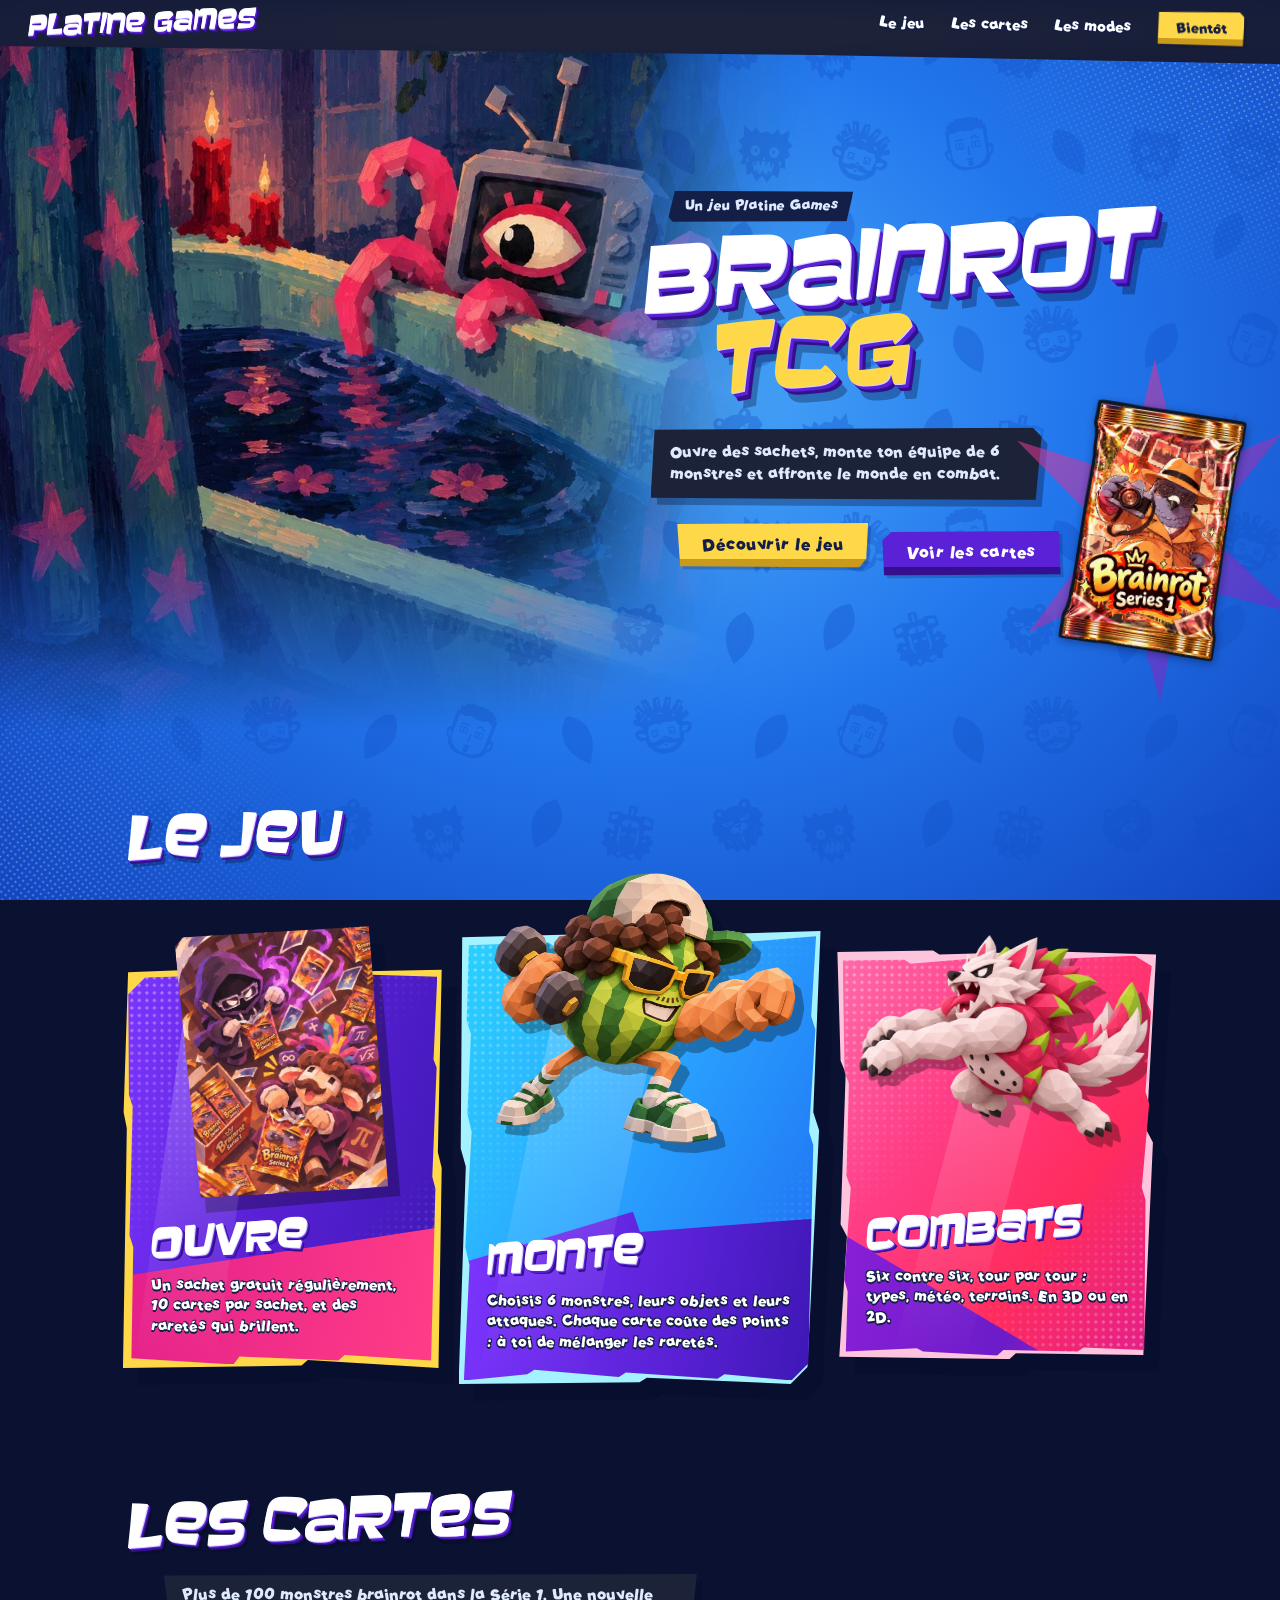
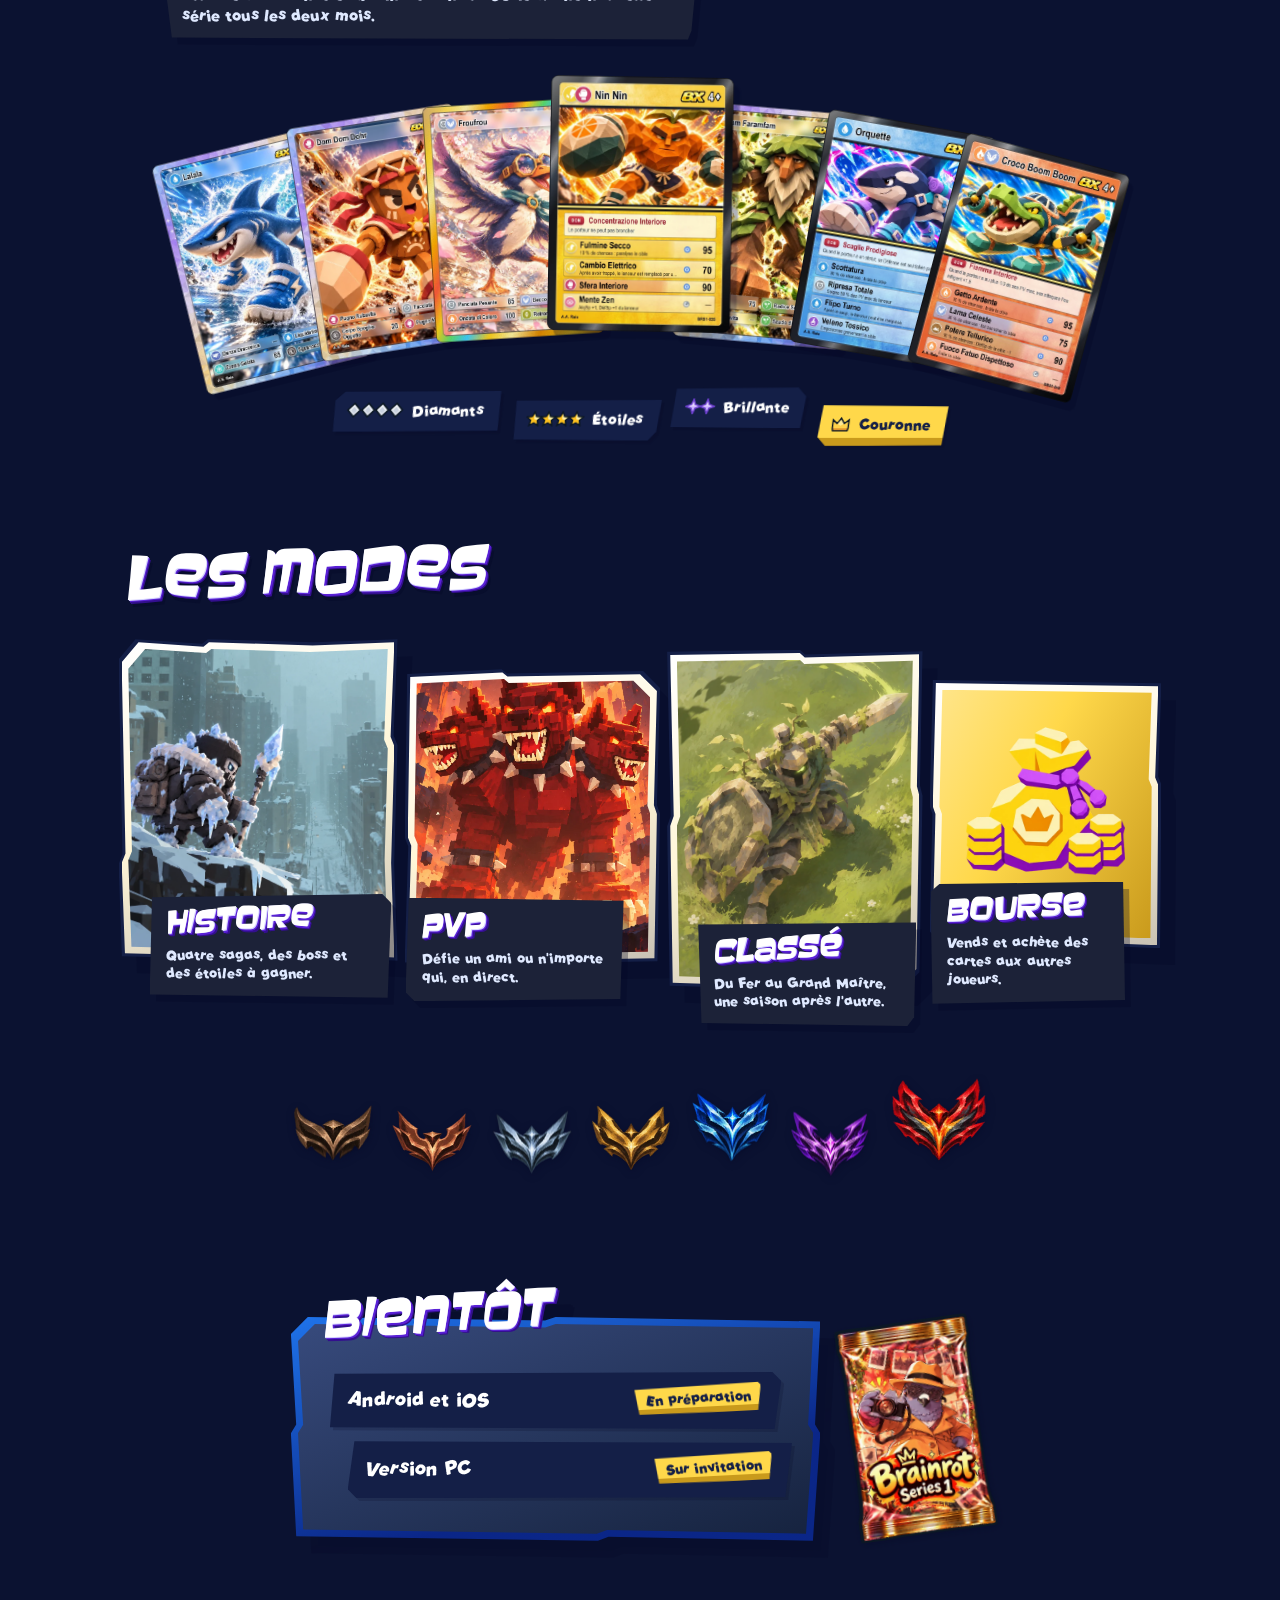
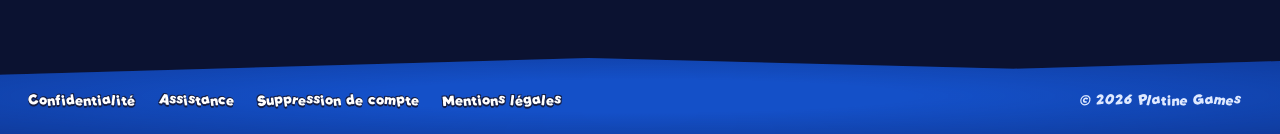
<file: index.html>
<!doctype html>
<html lang="fr">
<head>
  <meta charset="utf-8">
  <meta name="viewport" content="width=device-width, initial-scale=1, viewport-fit=cover">
  <title>Brainrot TCG · Platine Games</title>
  <meta name="description" content="Brainrot TCG, le jeu de cartes de monstres brainrot de Platine Games : ouvre des sachets, monte ton équipe de 6 et affronte le monde en combat.">
  <meta property="og:title" content="Brainrot TCG · Platine Games">
  <meta property="og:description" content="Ouvre des sachets, monte ton équipe de 6 et affronte le monde en combat.">
  <meta property="og:image" content="https://platinegames.com/assets/og.jpg">
  <meta property="og:type" content="website">
  <meta name="theme-color" content="#1c2238">
  <link rel="icon" href="favicon.png">
  <link rel="preload" href="fonts/Baveuse.otf" as="font" type="font/otf" crossorigin>
  <link rel="stylesheet" href="style.css">
</head>
<body>
  <div class="bg" aria-hidden="true"><div class="bg__pattern"></div></div>

  <header class="top">
    <a class="top__logo" href="#">Platine Games</a>
    <nav class="top__nav" aria-label="Menu">
      <a href="#jeu">Le jeu</a>
      <a href="#cartes">Les cartes</a>
      <a href="#modes">Les modes</a>
      <a class="top__cta ds-block cut-hd" href="#bientot">Bientôt</a>
    </nav>
  </header>

  <main>
    <!-- Accueil : la vidéo à gauche qui s'efface par facettes, le titre à droite -->
    <section class="hero">
      <div class="hero__art" aria-hidden="true">
        <video class="hero__video" src="assets/home-video.mp4" poster="assets/home-illustration.webp" autoplay muted loop playsinline></video>
      </div>
      <div class="hero__text">
        <p class="hero__kicker ds-block cut-bg">Un jeu Platine Games</p>
        <h1 class="hero__title"><span>Brainrot</span><span>TCG</span></h1>
        <p class="hero__lead ds-block cut-hd">Ouvre des sachets, monte ton équipe de 6 monstres et affronte le monde en combat.</p>
        <div class="hero__btns">
          <a class="ds-btn ds-btn--main ds-block cut-bd" href="#jeu">Découvrir le jeu</a>
          <a class="ds-btn ds-btn--alt ds-block cut-hg" href="#cartes">Voir les cartes</a>
        </div>
      </div>
      <div class="hero__pack" aria-hidden="true">
        <span class="hero__halo"></span>
        <img src="assets/sachet-serie-1.webp" alt="">
      </div>
    </section>

    <!-- Le jeu : trois panneaux, jamais alignés -->
    <section class="sec" id="jeu">
      <h2 class="sec__title">Le jeu</h2>
      <div class="feats">
        <article class="feat feat--sachet">
          <div class="feat__bg"><img class="feat__shadow" src="assets/sachets-illustration.webp" alt=""><span class="feat__band"></span></div>
          <img class="feat__art feat__art--photo" src="assets/sachets-illustration.webp" alt="Un sachet de la Série 1 qui s'ouvre">
          <h3 class="feat__label">Ouvre</h3>
          <p class="feat__text ds-outline">Un sachet gratuit régulièrement, 10 cartes par sachet, et des raretés qui brillent.</p>
        </article>
        <article class="feat feat--equipe">
          <div class="feat__bg"><img class="feat__shadow" src="assets/hero-pvp.webp" alt=""><span class="feat__band"></span></div>
          <img class="feat__art" src="assets/hero-pvp.webp" alt="Un monstre pastèque en lunettes de soleil">
          <h3 class="feat__label">Monte</h3>
          <p class="feat__text ds-outline">Choisis 6 monstres, leurs objets et leurs attaques. Chaque carte coûte des points : à toi de mélanger les raretés.</p>
        </article>
        <article class="feat feat--combat">
          <div class="feat__bg"><img class="feat__shadow" src="assets/hero-pve.webp" alt=""><span class="feat__band"></span></div>
          <img class="feat__art" src="assets/hero-pve.webp" alt="Un loup fruit du dragon qui bondit">
          <h3 class="feat__label">Combats</h3>
          <p class="feat__text ds-outline">Six contre six, tour par tour : types, météo, terrains. En 3D ou en 2D.</p>
        </article>
      </div>
    </section>

    <!-- Les cartes : un éventail, puis les raretés -->
    <section class="sec" id="cartes">
      <h2 class="sec__title">Les cartes</h2>
      <p class="sec__lead ds-block cut-bd">Plus de 100 monstres brainrot dans la Série 1. Une nouvelle série tous les deux mois.</p>
      <div class="fan">
        <img src="assets/cards/BRS1-022.webp" alt="Carte Lalala" loading="lazy">
        <img src="assets/cards/BRS1-032.webp" alt="Carte Dom Dom Dohr" loading="lazy">
        <img src="assets/cards/BRS1-048.webp" alt="Carte Froufrou" loading="lazy">
        <img src="assets/cards/BRS1-035.webp" alt="Carte Nin Nin" loading="lazy">
        <img src="assets/cards/BRS1-026.webp" alt="Carte Vroum Faramfam" loading="lazy">
        <img src="assets/cards/BRS1-051.webp" alt="Carte Orquette" loading="lazy">
        <img src="assets/cards/BRS1-040.webp" alt="Carte Croco Boom Boom" loading="lazy">
      </div>
      <ul class="rarities">
        <li class="ds-block cut-hg"><span class="ds-rarity ds-rarity--diamond"><i></i><i></i><i></i><i></i></span>Diamants</li>
        <li class="ds-block cut-bd"><span class="ds-rarity ds-rarity--star"><i></i><i></i><i></i><i></i></span>Étoiles</li>
        <li class="ds-block cut-hd"><span class="ds-rarity ds-rarity--shining"><i></i><i></i></span>Brillante</li>
        <li class="ds-block cut-bg rarities__top"><span class="ds-rarity ds-rarity--crown"><i></i></span>Couronne</li>
      </ul>
    </section>

    <!-- Les modes : quatre images aux bords hachés, hauteurs et hauts différents -->
    <section class="sec" id="modes">
      <h2 class="sec__title">Les modes</h2>
      <div class="modes">
        <article class="mode mode--saga">
          <div class="mode__frame"><img src="assets/saga-illustration.webp" alt="" loading="lazy"></div>
          <div class="mode__plate ds-block cut-hd"><h3>Histoire</h3><p>Quatre sagas, des boss et des étoiles à gagner.</p></div>
        </article>
        <article class="mode mode--pvp">
          <div class="mode__frame"><img src="assets/pvp-illustration.webp" alt="" loading="lazy"></div>
          <div class="mode__plate ds-block cut-bg"><h3>PvP</h3><p>Défie un ami ou n'importe qui, en direct.</p></div>
        </article>
        <article class="mode mode--classe">
          <div class="mode__frame"><img src="assets/ranked-illustration.webp" alt="" loading="lazy"></div>
          <div class="mode__plate ds-block cut-bd"><h3>Classé</h3><p>Du Fer au Grand Maître, une saison après l'autre.</p></div>
        </article>
        <article class="mode mode--bourse">
          <div class="mode__frame"><img src="assets/nav-purse.webp" alt="" loading="lazy"></div>
          <div class="mode__plate ds-block cut-hg"><h3>Bourse</h3><p>Vends et achète des cartes aux autres joueurs.</p></div>
        </article>
      </div>
      <div class="ranks" aria-label="Les 7 rangs du classé">
        <img src="assets/ranks/rang-fer.webp" alt="Fer" loading="lazy">
        <img src="assets/ranks/rang-bronze.webp" alt="Bronze" loading="lazy">
        <img src="assets/ranks/rang-argent.webp" alt="Argent" loading="lazy">
        <img src="assets/ranks/rang-or.webp" alt="Or" loading="lazy">
        <img src="assets/ranks/rang-diamant.webp" alt="Diamant" loading="lazy">
        <img src="assets/ranks/rang-maitre.webp" alt="Maître" loading="lazy">
        <img src="assets/ranks/rang-grand-maitre.webp" alt="Grand Maître" loading="lazy">
      </div>
    </section>

    <!-- Bientôt -->
    <section class="sec" id="bientot">
      <div class="soon">
        <div class="soon__panel">
          <h2 class="soon__title">Bientôt</h2>
          <ul class="soon__list">
            <li class="ds-block cut-hd"><b>Android et iOS</b><span>En préparation</span></li>
            <li class="ds-block cut-bg"><b>Version PC</b><span>Sur invitation</span></li>
          </ul>
        </div>
        <img class="soon__pack" src="assets/sachet-serie-1.webp" alt="" loading="lazy">
      </div>
    </section>
  </main>

  <footer class="foot">
    <nav class="foot__links ds-outline" aria-label="Informations">
      <a href="confidentialite.html">Confidentialité</a>
      <a href="assistance.html">Assistance</a>
      <a href="suppression-compte.html">Suppression de compte</a>
      <a href="mentions-legales.html">Mentions légales</a>
    </nav>
    <span class="foot__copy">© 2026 Platine Games</span>
  </footer>
</body>
</html>
</file>
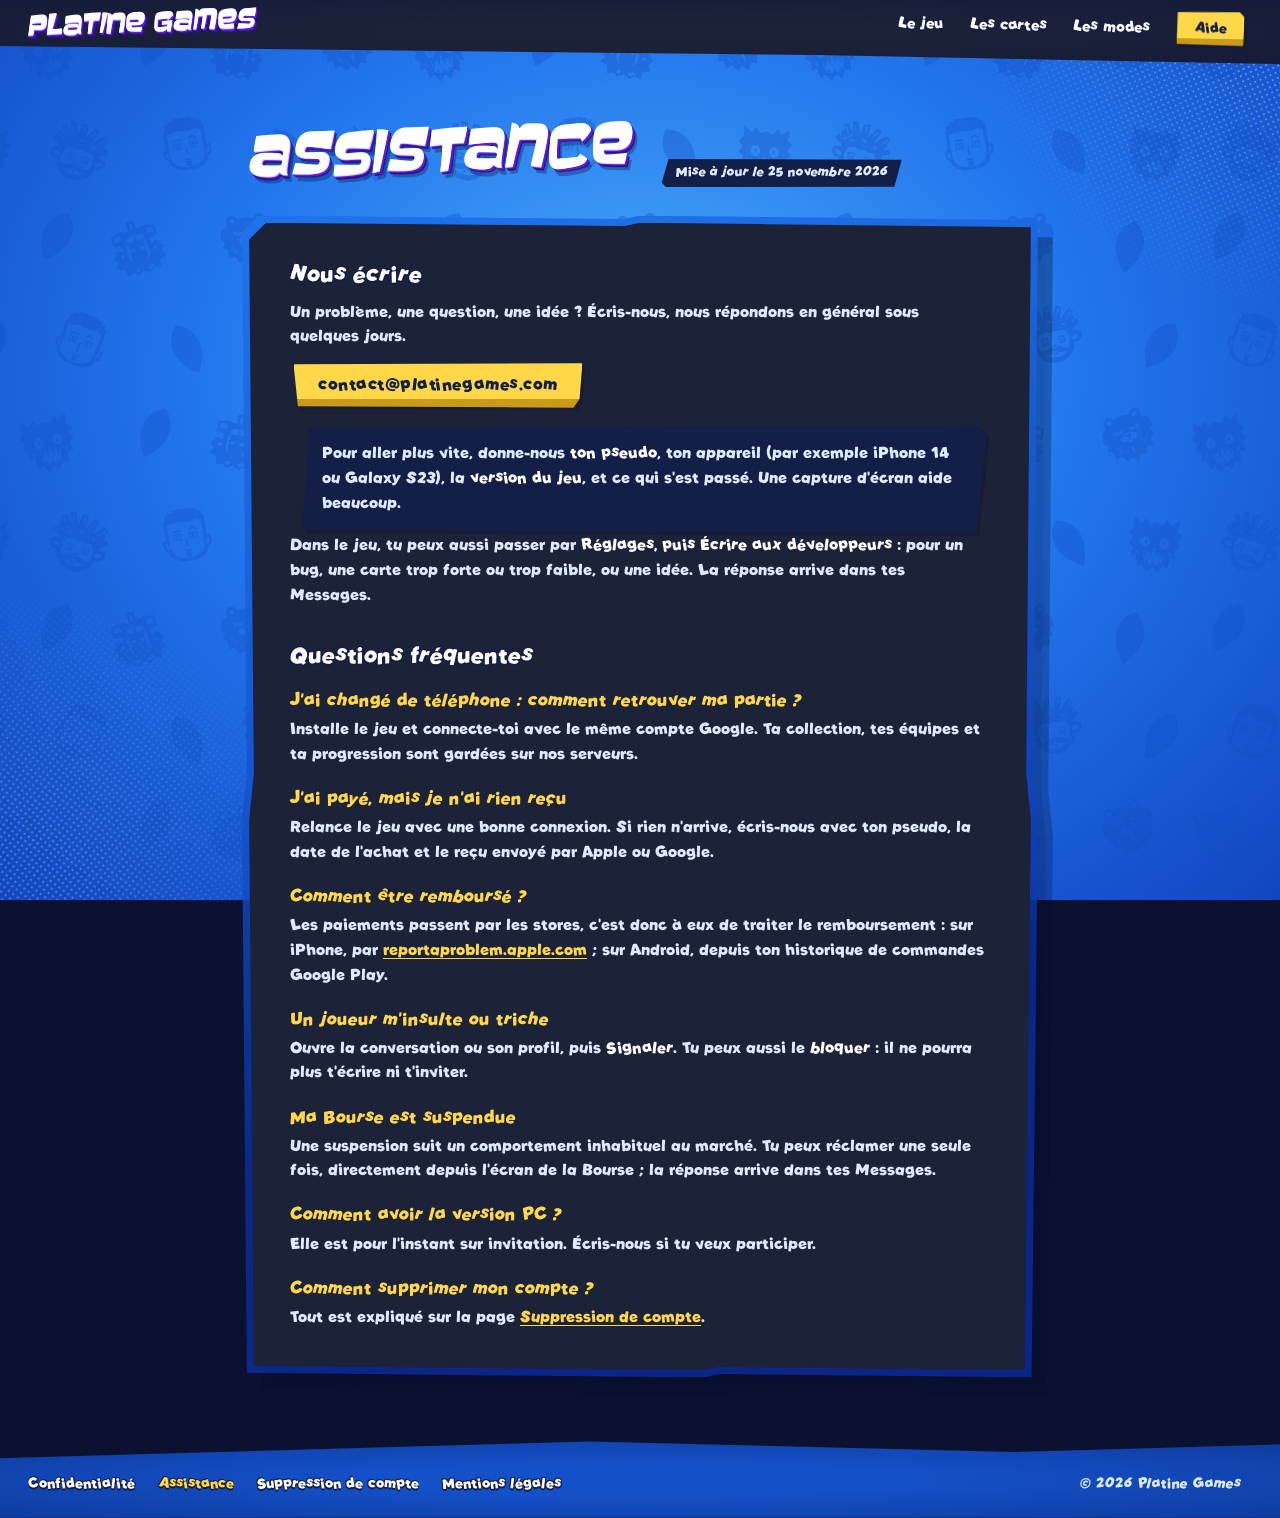
<file: assistance.html>
<!doctype html>
<html lang="fr">
<head>
  <meta charset="utf-8">
  <meta name="viewport" content="width=device-width, initial-scale=1, viewport-fit=cover">
  <title>Assistance · Platine Games</title>
  <meta name="description" content="Contacter Platine Games et trouver de l'aide pour Brainrot TCG.">
  <meta name="theme-color" content="#1c2238">
  <link rel="icon" href="favicon.png">
  <link rel="stylesheet" href="style.css">
</head>
<body>
  <div class="bg" aria-hidden="true"><div class="bg__pattern"></div></div>

  <header class="top">
    <a class="top__logo" href="index.html">Platine Games</a>
    <nav class="top__nav" aria-label="Menu">
      <a href="index.html#jeu">Le jeu</a>
      <a href="index.html#cartes">Les cartes</a>
      <a href="index.html#modes">Les modes</a>
      <a class="top__cta ds-block cut-hd" href="assistance.html">Aide</a>
    </nav>
  </header>

  <main class="doc">
    <h1 class="sec__title">Assistance</h1>
    <p class="doc__date ds-block cut-bg">Mise à jour le 25 novembre 2026</p>
    <div class="doc__panel">
      <h2>Nous écrire</h2>
      <p>Un problème, une question, une idée ? Écris-nous, nous répondons en général sous quelques jours.</p>
      <a class="doc__mail ds-btn ds-btn--main ds-block cut-bd" href="mailto:contact@platinegames.com">contact@platinegames.com</a>
      <div class="doc__box ds-block cut-hd">
        <p>Pour aller plus vite, donne-nous <strong>ton pseudo</strong>, ton appareil (par exemple iPhone 14 ou Galaxy S23), la <strong>version du jeu</strong>, et ce qui s'est passé. Une capture d'écran aide beaucoup.</p>
      </div>
      <p>Dans le jeu, tu peux aussi passer par <strong>Réglages, puis Écrire aux développeurs</strong> : pour un bug, une carte trop forte ou trop faible, ou une idée. La réponse arrive dans tes Messages.</p>

      <h2>Questions fréquentes</h2>
      <h3>J'ai changé de téléphone : comment retrouver ma partie ?</h3>
      <p>Installe le jeu et connecte-toi avec le même compte Google. Ta collection, tes équipes et ta progression sont gardées sur nos serveurs.</p>
      <h3>J'ai payé, mais je n'ai rien reçu</h3>
      <p>Relance le jeu avec une bonne connexion. Si rien n'arrive, écris-nous avec ton pseudo, la date de l'achat et le reçu envoyé par Apple ou Google.</p>
      <h3>Comment être remboursé ?</h3>
      <p>Les paiements passent par les stores, c'est donc à eux de traiter le remboursement : sur iPhone, par <a href="https://reportaproblem.apple.com">reportaproblem.apple.com</a> ; sur Android, depuis ton historique de commandes Google Play.</p>
      <h3>Un joueur m'insulte ou triche</h3>
      <p>Ouvre la conversation ou son profil, puis <strong>Signaler</strong>. Tu peux aussi le <strong>bloquer</strong> : il ne pourra plus t'écrire ni t'inviter.</p>
      <h3>Ma Bourse est suspendue</h3>
      <p>Une suspension suit un comportement inhabituel au marché. Tu peux réclamer une seule fois, directement depuis l'écran de la Bourse ; la réponse arrive dans tes Messages.</p>
      <h3>Comment avoir la version PC ?</h3>
      <p>Elle est pour l'instant sur invitation. Écris-nous si tu veux participer.</p>
      <h3>Comment supprimer mon compte ?</h3>
      <p>Tout est expliqué sur la page <a href="suppression-compte.html">Suppression de compte</a>.</p>
    </div>
  </main>

  <footer class="foot">
    <nav class="foot__links ds-outline" aria-label="Informations">
      <a href="confidentialite.html">Confidentialité</a>
      <a href="assistance.html" aria-current="page">Assistance</a>
      <a href="suppression-compte.html">Suppression de compte</a>
      <a href="mentions-legales.html">Mentions légales</a>
    </nav>
    <span class="foot__copy">© 2026 Platine Games</span>
  </footer>
</body>
</html>
</file>
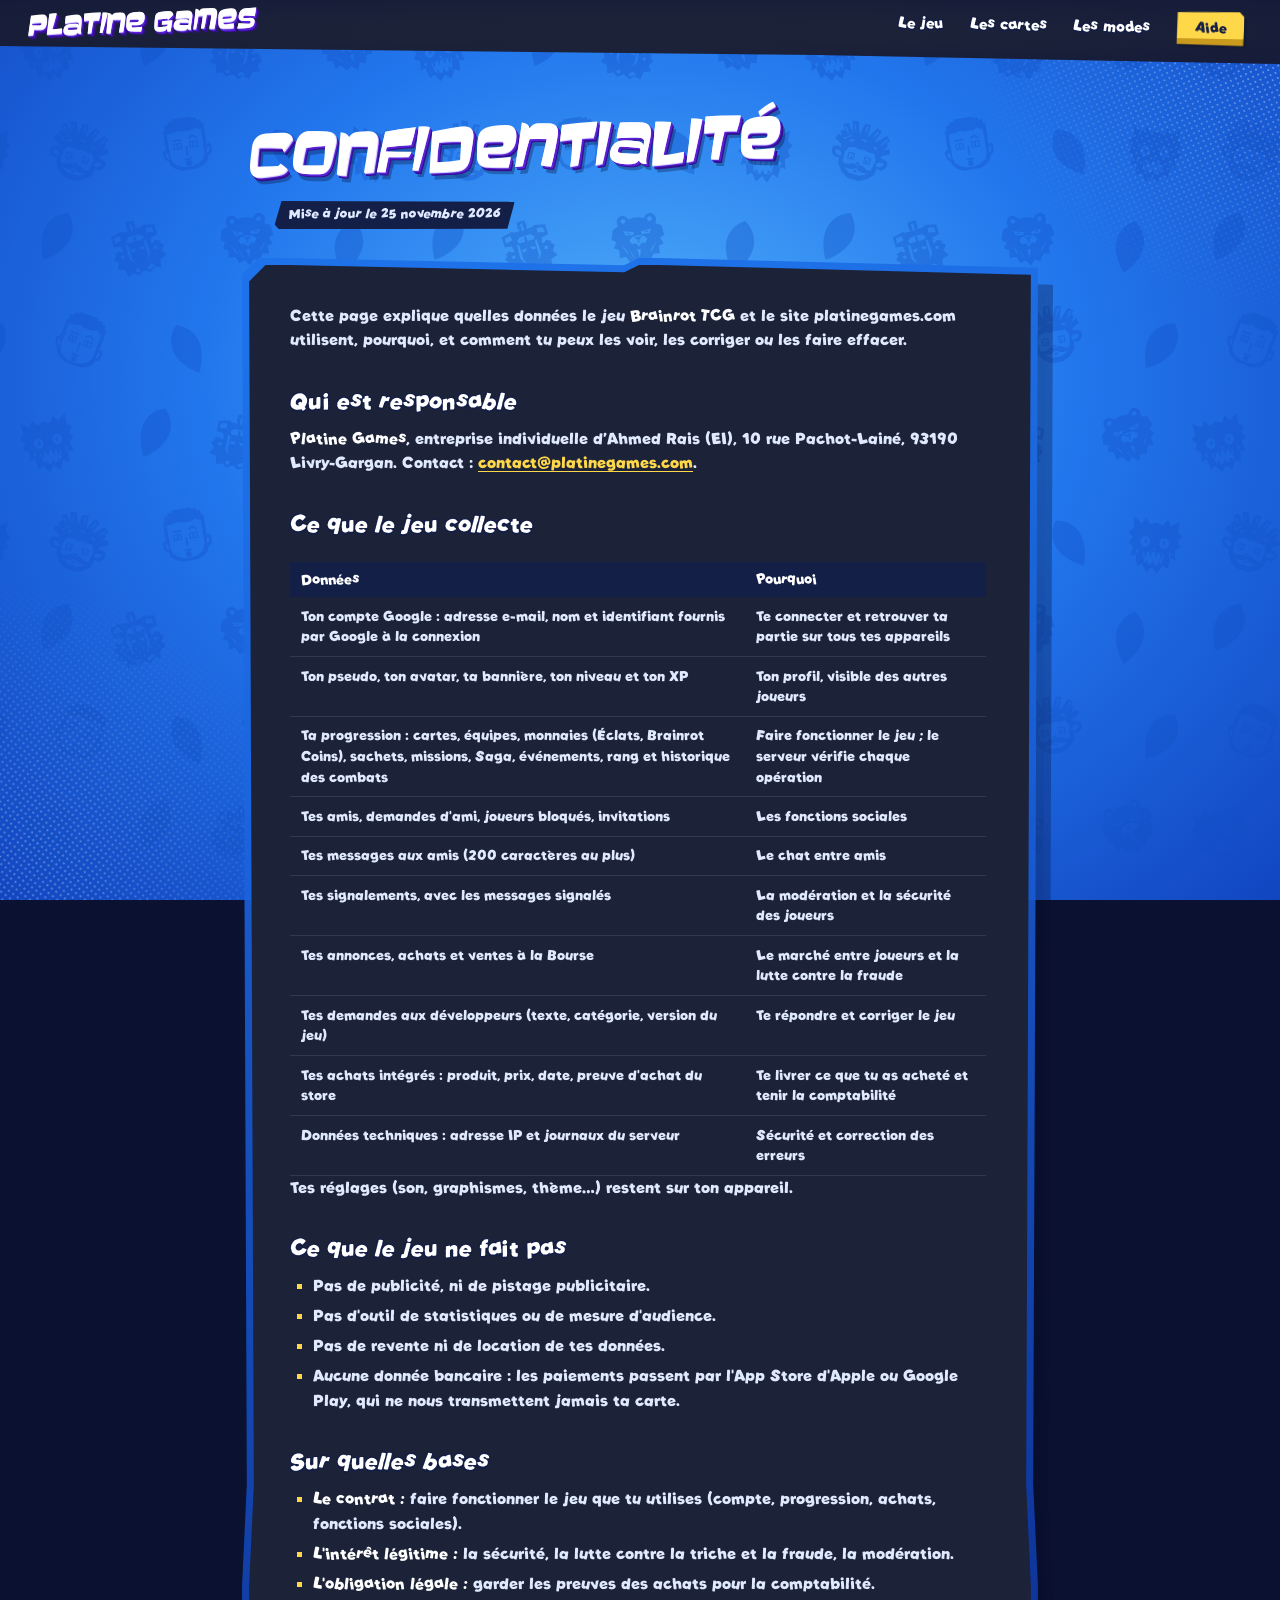
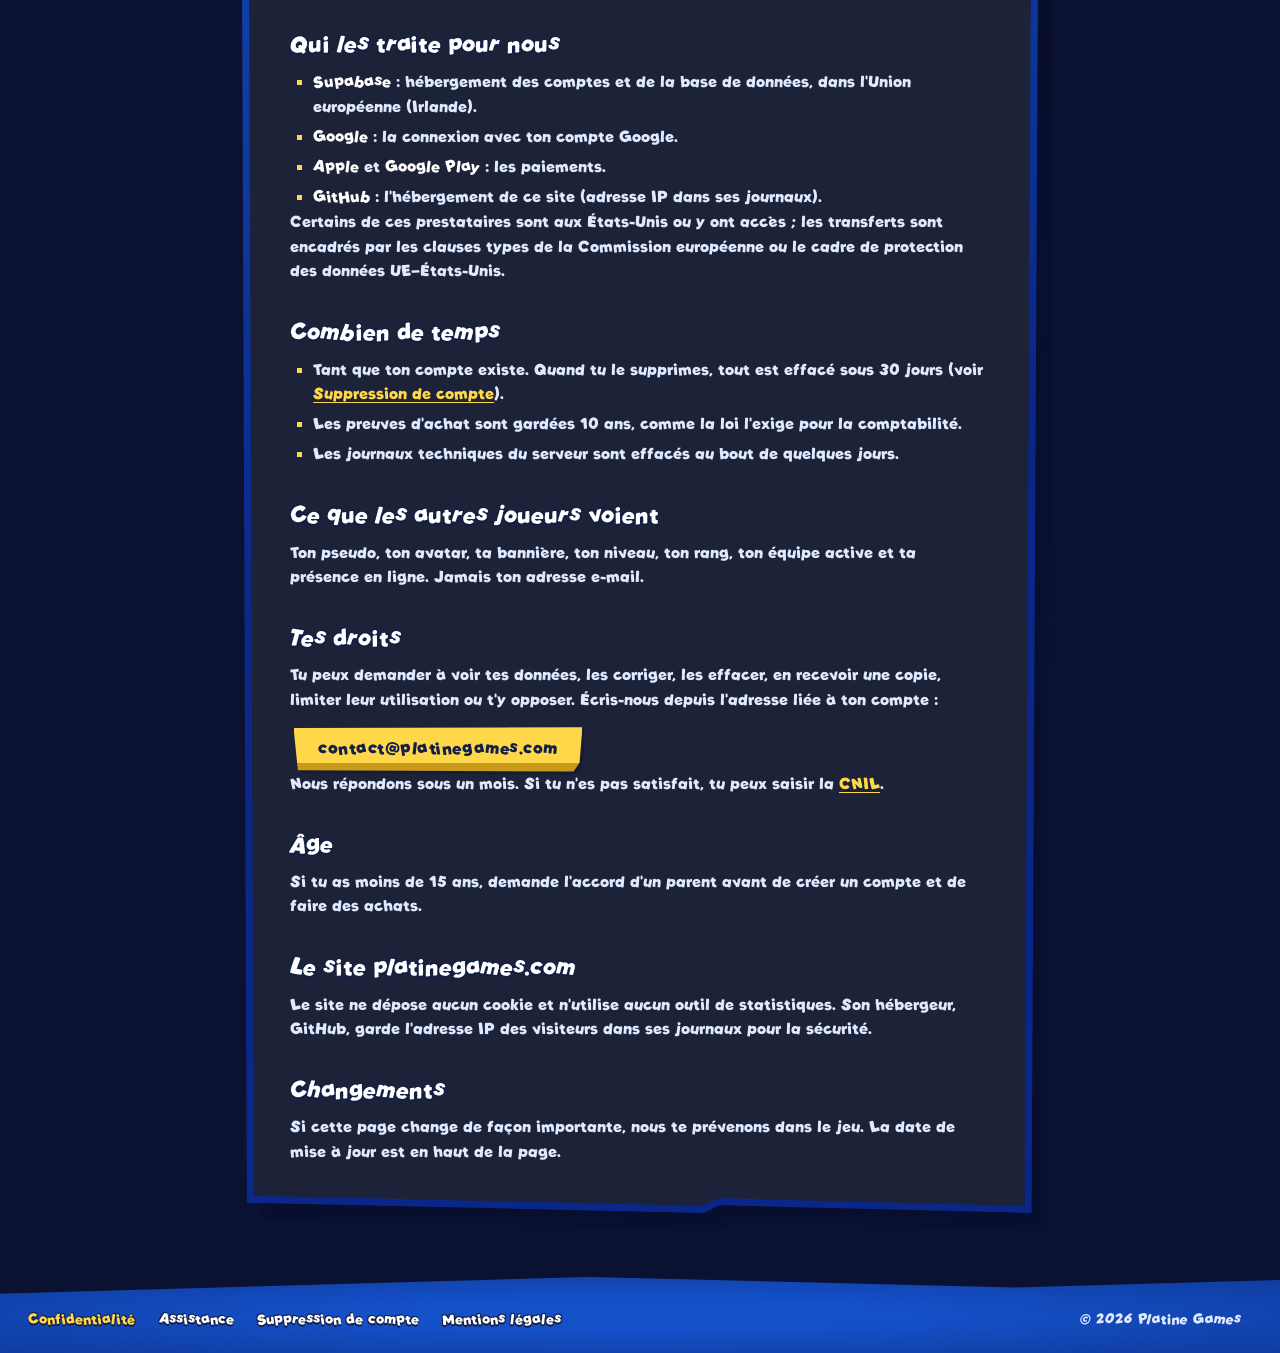
<file: confidentialite.html>
<!doctype html>
<html lang="fr">
<head>
  <meta charset="utf-8">
  <meta name="viewport" content="width=device-width, initial-scale=1, viewport-fit=cover">
  <title>Confidentialité · Platine Games</title>
  <meta name="description" content="Les données utilisées par Brainrot TCG et platinegames.com, et tes droits.">
  <meta name="theme-color" content="#1c2238">
  <link rel="icon" href="favicon.png">
  <link rel="stylesheet" href="style.css">
</head>
<body>
  <div class="bg" aria-hidden="true"><div class="bg__pattern"></div></div>

  <header class="top">
    <a class="top__logo" href="index.html">Platine Games</a>
    <nav class="top__nav" aria-label="Menu">
      <a href="index.html#jeu">Le jeu</a>
      <a href="index.html#cartes">Les cartes</a>
      <a href="index.html#modes">Les modes</a>
      <a class="top__cta ds-block cut-hd" href="assistance.html">Aide</a>
    </nav>
  </header>

  <main class="doc">
    <h1 class="sec__title">Confidentialité</h1>
    <p class="doc__date ds-block cut-bg">Mise à jour le 25 novembre 2026</p>
    <div class="doc__panel">
      <p>Cette page explique quelles données le jeu <strong>Brainrot TCG</strong> et le site platinegames.com utilisent, pourquoi, et comment tu peux les voir, les corriger ou les faire effacer.</p>

      <h2>Qui est responsable</h2>
      <p><strong>Platine Games</strong>, entreprise individuelle d’Ahmed Rais (EI), 10 rue Pachot-Lainé, 93190 Livry-Gargan. Contact : <a href="mailto:contact@platinegames.com">contact@platinegames.com</a>.</p>

      <h2>Ce que le jeu collecte</h2>
      <div class="doc__table-wrap"><table class="doc__table">
        <thead><tr><th>Données</th><th>Pourquoi</th></tr></thead>
        <tbody>
          <tr><td>Ton compte Google : adresse e-mail, nom et identifiant fournis par Google à la connexion</td><td>Te connecter et retrouver ta partie sur tous tes appareils</td></tr>
          <tr><td>Ton pseudo, ton avatar, ta bannière, ton niveau et ton XP</td><td>Ton profil, visible des autres joueurs</td></tr>
          <tr><td>Ta progression : cartes, équipes, monnaies (Éclats, Brainrot Coins), sachets, missions, Saga, événements, rang et historique des combats</td><td>Faire fonctionner le jeu ; le serveur vérifie chaque opération</td></tr>
          <tr><td>Tes amis, demandes d'ami, joueurs bloqués, invitations</td><td>Les fonctions sociales</td></tr>
          <tr><td>Tes messages aux amis (200 caractères au plus)</td><td>Le chat entre amis</td></tr>
          <tr><td>Tes signalements, avec les messages signalés</td><td>La modération et la sécurité des joueurs</td></tr>
          <tr><td>Tes annonces, achats et ventes à la Bourse</td><td>Le marché entre joueurs et la lutte contre la fraude</td></tr>
          <tr><td>Tes demandes aux développeurs (texte, catégorie, version du jeu)</td><td>Te répondre et corriger le jeu</td></tr>
          <tr><td>Tes achats intégrés : produit, prix, date, preuve d'achat du store</td><td>Te livrer ce que tu as acheté et tenir la comptabilité</td></tr>
          <tr><td>Données techniques : adresse IP et journaux du serveur</td><td>Sécurité et correction des erreurs</td></tr>
        </tbody>
      </table></div>
      <p>Tes réglages (son, graphismes, thème…) restent sur ton appareil.</p>

      <h2>Ce que le jeu ne fait pas</h2>
      <ul>
        <li>Pas de publicité, ni de pistage publicitaire.</li>
        <li>Pas d'outil de statistiques ou de mesure d'audience.</li>
        <li>Pas de revente ni de location de tes données.</li>
        <li>Aucune donnée bancaire : les paiements passent par l'App Store d'Apple ou Google Play, qui ne nous transmettent jamais ta carte.</li>
      </ul>

      <h2>Sur quelles bases</h2>
      <ul>
        <li><strong>Le contrat :</strong> faire fonctionner le jeu que tu utilises (compte, progression, achats, fonctions sociales).</li>
        <li><strong>L'intérêt légitime :</strong> la sécurité, la lutte contre la triche et la fraude, la modération.</li>
        <li><strong>L'obligation légale :</strong> garder les preuves des achats pour la comptabilité.</li>
      </ul>

      <h2>Qui les traite pour nous</h2>
      <ul>
        <li><strong>Supabase</strong> : hébergement des comptes et de la base de données, dans l'Union européenne (Irlande).</li>
        <li><strong>Google</strong> : la connexion avec ton compte Google.</li>
        <li><strong>Apple</strong> et <strong>Google Play</strong> : les paiements.</li>
        <li><strong>GitHub</strong> : l'hébergement de ce site (adresse IP dans ses journaux).</li>
      </ul>
      <p>Certains de ces prestataires sont aux États-Unis ou y ont accès ; les transferts sont encadrés par les clauses types de la Commission européenne ou le cadre de protection des données UE–États-Unis.</p>

      <h2>Combien de temps</h2>
      <ul>
        <li>Tant que ton compte existe. Quand tu le supprimes, tout est effacé sous 30 jours (voir <a href="suppression-compte.html">Suppression de compte</a>).</li>
        <li>Les preuves d'achat sont gardées 10 ans, comme la loi l'exige pour la comptabilité.</li>
        <li>Les journaux techniques du serveur sont effacés au bout de quelques jours.</li>
      </ul>

      <h2>Ce que les autres joueurs voient</h2>
      <p>Ton pseudo, ton avatar, ta bannière, ton niveau, ton rang, ton équipe active et ta présence en ligne. Jamais ton adresse e-mail.</p>

      <h2>Tes droits</h2>
      <p>Tu peux demander à voir tes données, les corriger, les effacer, en recevoir une copie, limiter leur utilisation ou t'y opposer. Écris-nous depuis l'adresse liée à ton compte :</p>
      <a class="doc__mail ds-btn ds-btn--main ds-block cut-bd" href="mailto:contact@platinegames.com">contact@platinegames.com</a>
      <p>Nous répondons sous un mois. Si tu n'es pas satisfait, tu peux saisir la <a href="https://www.cnil.fr/fr/plaintes">CNIL</a>.</p>

      <h2>Âge</h2>
      <p>Si tu as moins de 15 ans, demande l'accord d'un parent avant de créer un compte et de faire des achats.</p>

      <h2>Le site platinegames.com</h2>
      <p>Le site ne dépose aucun cookie et n'utilise aucun outil de statistiques. Son hébergeur, GitHub, garde l'adresse IP des visiteurs dans ses journaux pour la sécurité.</p>

      <h2>Changements</h2>
      <p>Si cette page change de façon importante, nous te prévenons dans le jeu. La date de mise à jour est en haut de la page.</p>
    </div>
  </main>

  <footer class="foot">
    <nav class="foot__links ds-outline" aria-label="Informations">
      <a href="confidentialite.html" aria-current="page">Confidentialité</a>
      <a href="assistance.html">Assistance</a>
      <a href="suppression-compte.html">Suppression de compte</a>
      <a href="mentions-legales.html">Mentions légales</a>
    </nav>
    <span class="foot__copy">© 2026 Platine Games</span>
  </footer>
</body>
</html>
</file>
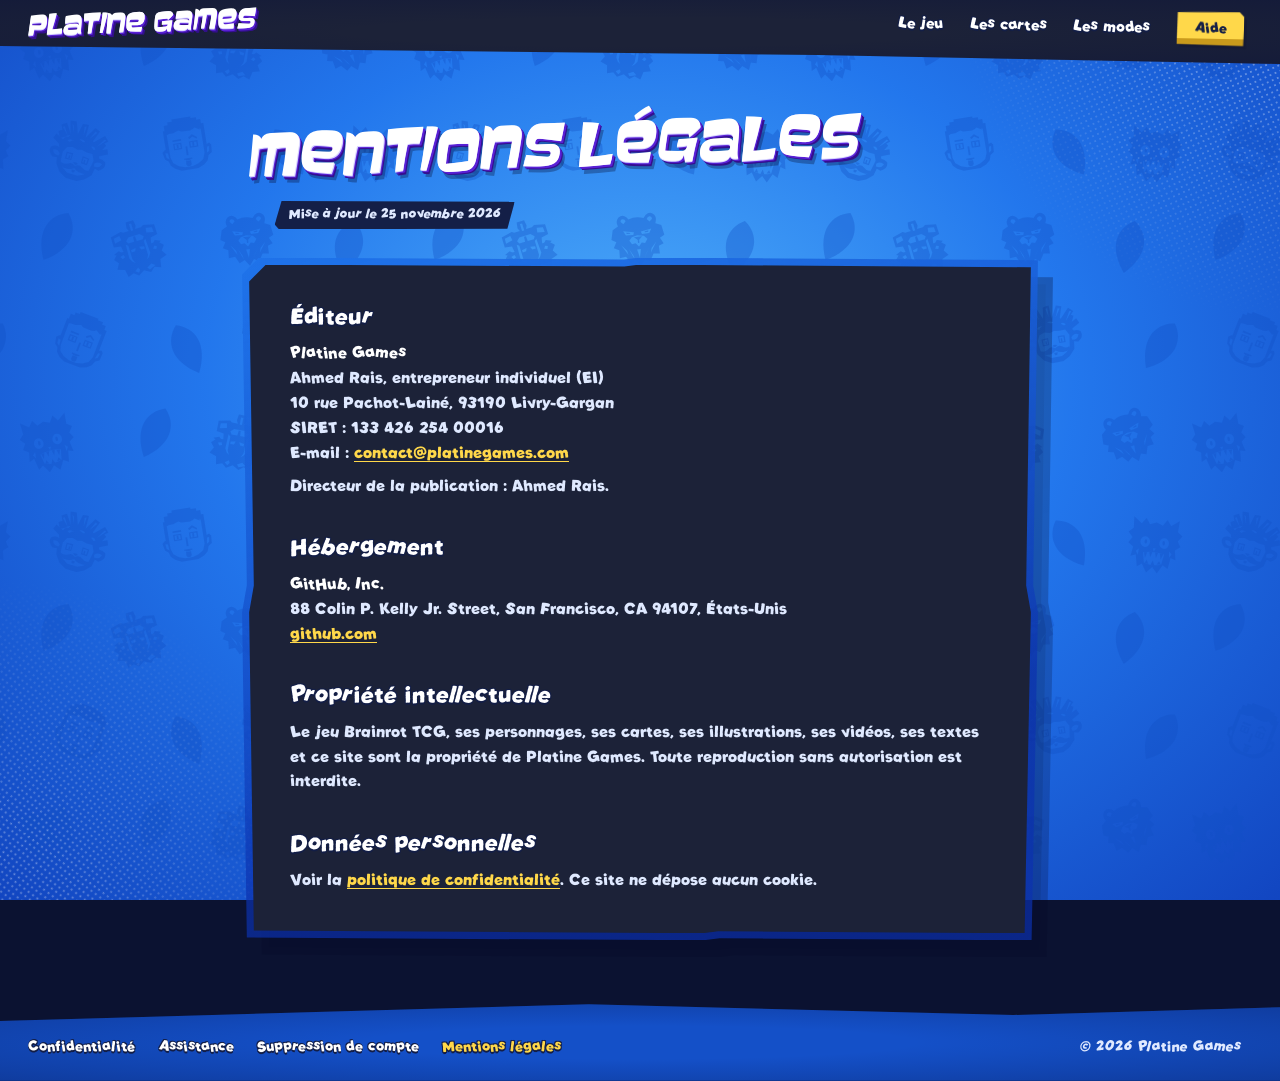
<file: mentions-legales.html>
<!doctype html>
<html lang="fr">
<head>
  <meta charset="utf-8">
  <meta name="viewport" content="width=device-width, initial-scale=1, viewport-fit=cover">
  <title>Mentions légales · Platine Games</title>
  <meta name="description" content="Mentions légales de platinegames.com.">
  <meta name="theme-color" content="#1c2238">
  <link rel="icon" href="favicon.png">
  <link rel="stylesheet" href="style.css">
</head>
<body>
  <div class="bg" aria-hidden="true"><div class="bg__pattern"></div></div>

  <header class="top">
    <a class="top__logo" href="index.html">Platine Games</a>
    <nav class="top__nav" aria-label="Menu">
      <a href="index.html#jeu">Le jeu</a>
      <a href="index.html#cartes">Les cartes</a>
      <a href="index.html#modes">Les modes</a>
      <a class="top__cta ds-block cut-hd" href="assistance.html">Aide</a>
    </nav>
  </header>

  <main class="doc">
    <h1 class="sec__title">Mentions légales</h1>
    <p class="doc__date ds-block cut-bg">Mise à jour le 25 novembre 2026</p>
    <div class="doc__panel">
      <h2>Éditeur</h2>
      <p><strong>Platine Games</strong><br>
      Ahmed Rais, entrepreneur individuel (EI)<br>
      10 rue Pachot-Lainé, 93190 Livry-Gargan<br>
      SIRET : 133 426 254 00016<br>
      E-mail : <a href="mailto:contact@platinegames.com">contact@platinegames.com</a></p>
      <p>Directeur de la publication : Ahmed Rais.</p>

      <h2>Hébergement</h2>
      <p><strong>GitHub, Inc.</strong><br>
      88 Colin P. Kelly Jr. Street, San Francisco, CA 94107, États-Unis<br>
      <a href="https://github.com">github.com</a></p>

      <h2>Propriété intellectuelle</h2>
      <p>Le jeu Brainrot TCG, ses personnages, ses cartes, ses illustrations, ses vidéos, ses textes et ce site sont la propriété de Platine Games. Toute reproduction sans autorisation est interdite.</p>

      <h2>Données personnelles</h2>
      <p>Voir la <a href="confidentialite.html">politique de confidentialité</a>. Ce site ne dépose aucun cookie.</p>
    </div>
  </main>

  <footer class="foot">
    <nav class="foot__links ds-outline" aria-label="Informations">
      <a href="confidentialite.html">Confidentialité</a>
      <a href="assistance.html">Assistance</a>
      <a href="suppression-compte.html">Suppression de compte</a>
      <a href="mentions-legales.html" aria-current="page">Mentions légales</a>
    </nav>
    <span class="foot__copy">© 2026 Platine Games</span>
  </footer>
</body>
</html>
</file>
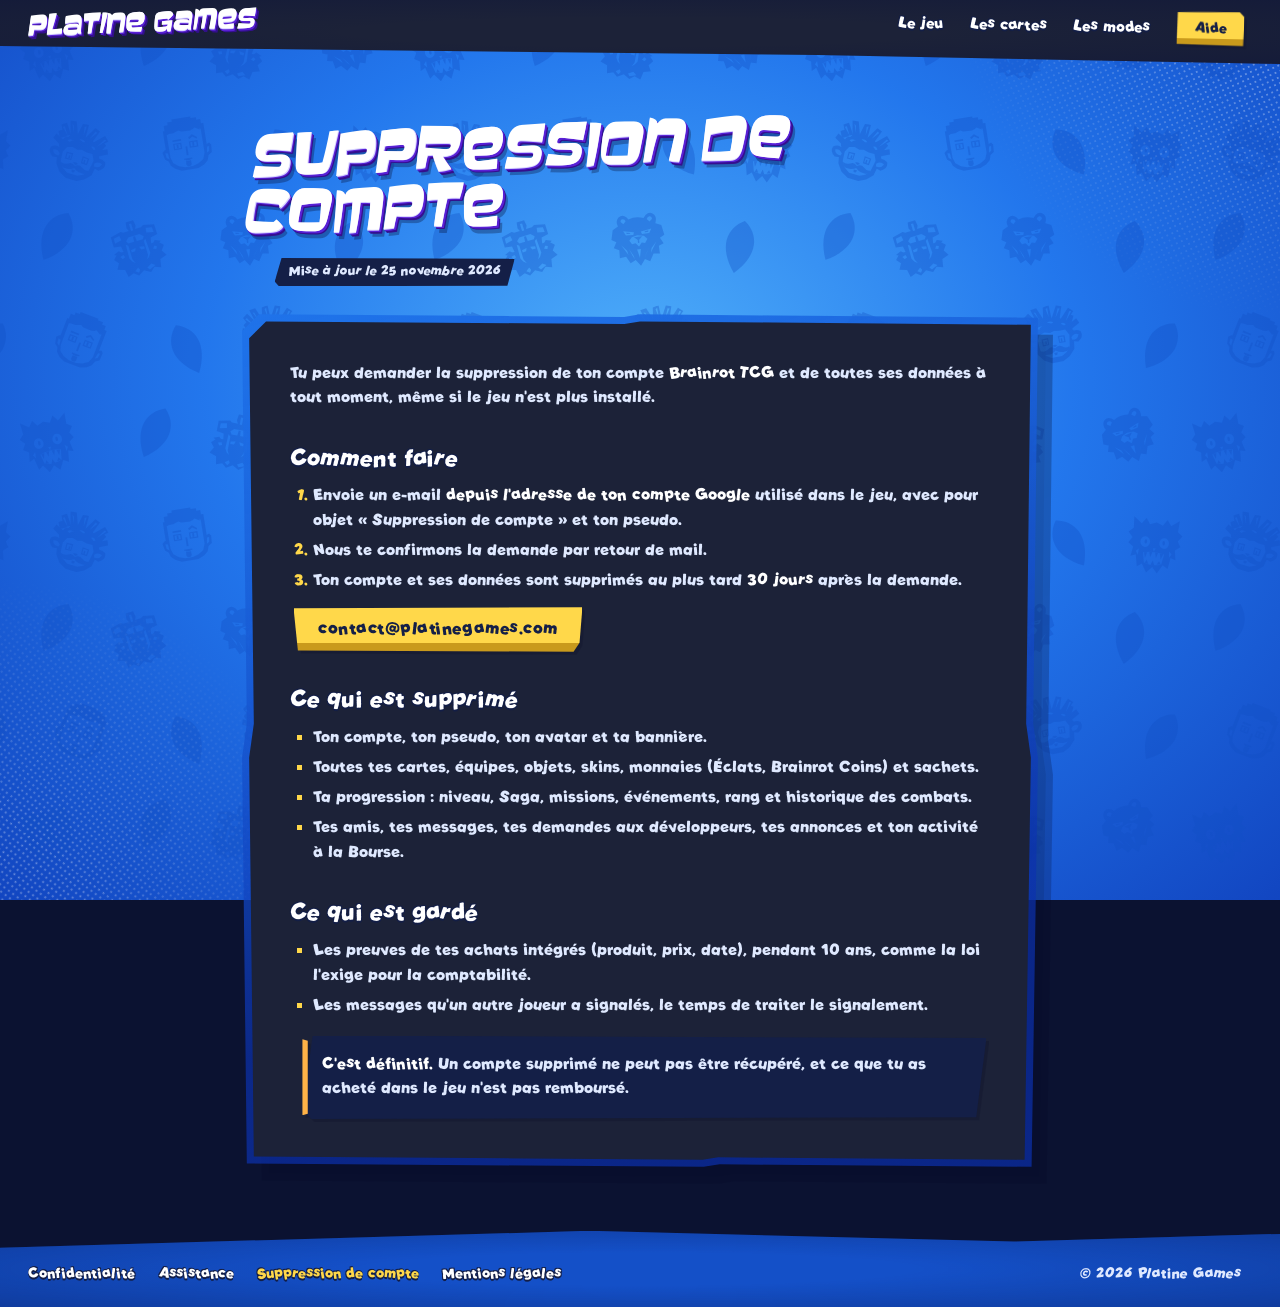
<file: suppression-compte.html>
<!doctype html>
<html lang="fr">
<head>
  <meta charset="utf-8">
  <meta name="viewport" content="width=device-width, initial-scale=1, viewport-fit=cover">
  <title>Suppression de compte · Platine Games</title>
  <meta name="description" content="Supprimer ton compte Brainrot TCG et ses données.">
  <meta name="theme-color" content="#1c2238">
  <link rel="icon" href="favicon.png">
  <link rel="stylesheet" href="style.css">
</head>
<body>
  <div class="bg" aria-hidden="true"><div class="bg__pattern"></div></div>

  <header class="top">
    <a class="top__logo" href="index.html">Platine Games</a>
    <nav class="top__nav" aria-label="Menu">
      <a href="index.html#jeu">Le jeu</a>
      <a href="index.html#cartes">Les cartes</a>
      <a href="index.html#modes">Les modes</a>
      <a class="top__cta ds-block cut-hd" href="assistance.html">Aide</a>
    </nav>
  </header>

  <main class="doc">
    <h1 class="sec__title">Suppression de compte</h1>
    <p class="doc__date ds-block cut-bg">Mise à jour le 25 novembre 2026</p>
    <div class="doc__panel">
      <p>Tu peux demander la suppression de ton compte <strong>Brainrot TCG</strong> et de toutes ses données à tout moment, même si le jeu n'est plus installé.</p>

      <h2>Comment faire</h2>
      <ol>
        <li>Envoie un e-mail <strong>depuis l'adresse de ton compte Google</strong> utilisé dans le jeu, avec pour objet « Suppression de compte » et ton pseudo.</li>
        <li>Nous te confirmons la demande par retour de mail.</li>
        <li>Ton compte et ses données sont supprimés au plus tard <strong>30 jours</strong> après la demande.</li>
      </ol>
      <a class="doc__mail ds-btn ds-btn--main ds-block cut-bd" href="mailto:contact@platinegames.com">contact@platinegames.com</a>

      <h2>Ce qui est supprimé</h2>
      <ul>
        <li>Ton compte, ton pseudo, ton avatar et ta bannière.</li>
        <li>Toutes tes cartes, équipes, objets, skins, monnaies (Éclats, Brainrot Coins) et sachets.</li>
        <li>Ta progression : niveau, Saga, missions, événements, rang et historique des combats.</li>
        <li>Tes amis, tes messages, tes demandes aux développeurs, tes annonces et ton activité à la Bourse.</li>
      </ul>

      <h2>Ce qui est gardé</h2>
      <ul>
        <li>Les preuves de tes achats intégrés (produit, prix, date), pendant 10 ans, comme la loi l'exige pour la comptabilité.</li>
        <li>Les messages qu'un autre joueur a signalés, le temps de traiter le signalement.</li>
      </ul>

      <div class="doc__box doc__box--warn ds-block cut-bg">
        <p><strong>C'est définitif.</strong> Un compte supprimé ne peut pas être récupéré, et ce que tu as acheté dans le jeu n'est pas remboursé.</p>
      </div>
    </div>
  </main>

  <footer class="foot">
    <nav class="foot__links ds-outline" aria-label="Informations">
      <a href="confidentialite.html">Confidentialité</a>
      <a href="assistance.html">Assistance</a>
      <a href="suppression-compte.html" aria-current="page">Suppression de compte</a>
      <a href="mentions-legales.html">Mentions légales</a>
    </nav>
    <span class="foot__copy">© 2026 Platine Games</span>
  </footer>
</body>
</html>
</file>
<file: style.css>
/* Site de Platine Games : la direction artistique de Brainrot TCG (charte de la maquette).
   Rien n'est droit, toujours un coin coupé, ombres brutes vers la droite et le bas,
   deux polices (Baveuse pour les grands titres, Les Flos pour le reste), jamais aligné. */
:root {
  --t-page: #0b1231; --t-stage: #1f73ea; --t-glow: #5fc3ffbf; --t-mid: #2d82f540; --t-edge: #0c32afb3;
  --t-pattern: #114fc4; --t-band: #1c2238; --t-bar: #1450c8; --t-chat: #141f47; --t-chat-text: #dfe9ff;
  --t-pill1: #374a7c; --t-pill2: #33477a; --t-pill3: #16233f; --t-vig: #040c3c4d; --t-dots: #ffffff57;
  --navy-deep: #141f47; --purple: #5a21d6; --purple-deep: #34108f; --pink: #ff3d86; --red: #ff2c5e;
  --yellow: #ffd84a; --yellow-deep: #c99a1c; --cream: #fff6d8;
  --pvp-1: #29d2ff; --pvp-2: #2ba8ff; --pvp-3: #1d68f2; --pve-1: #ff6aa8; --pve-4: #e41f8a;
  --pvp-shard: #a4f1ff; --pve-shard: #ffc4dd;
  --cut-xl: 1.9rem; --cut-l: 1rem; --cut-m: .55rem; --cut-s: .3rem;
  --shadow-color: rgba(3, 6, 35, .3);
  --shadow-near: .7rem .8rem 0 var(--shadow-color);
  --shadow-far: 1.75rem 2rem 0 var(--shadow-color);
  --shadow-faint: .35rem .4rem 0 rgba(3, 6, 35, .18);
  --shadow-soft: .12rem .3rem .45rem rgba(3, 6, 35, .4);
  --icon-outline: drop-shadow(.3rem 0 0 #0b1724) drop-shadow(-.3rem 0 0 #0b1724) drop-shadow(0 .3rem 0 #0b1724) drop-shadow(0 -.3rem 0 #0b1724);
  --title-relief: .08rem .08rem 0 #d6d3ff, .16rem .16rem 0 var(--purple), .24rem .24rem 0 var(--purple), .32rem .32rem 0 var(--purple-deep), .4rem .4rem 0 var(--purple-deep);
  --font: "Les Flos", "Arial Black", Impact, sans-serif;
  --bounce: cubic-bezier(.3, 1.6, .5, 1);
  --press: cubic-bezier(.3, 1.8, .5, 1);
}

@font-face { font-family: "Les Flos"; src: url("fonts/LesFlos-Chaos.otf") format("opentype"); font-display: swap; }
@font-face { font-family: "Les Flos Texte"; src: url("fonts/LesFlos-Sans.otf") format("opentype"); font-display: swap; } /* même famille, pour les longs textes */
@font-face { font-family: "Baveuse"; src: url("fonts/Baveuse.otf") format("opentype"); font-display: swap; }

/* 1rem = 10px sur un écran de 1440px, plus petit sur un téléphone */
html { font-size: clamp(7px, .694vw, 11px); scroll-behavior: smooth; scroll-padding-top: 8rem; }
* { box-sizing: border-box; margin: 0; padding: 0; }
html, body { overflow-x: clip; }
body { font-family: var(--font); color: #fff; background: var(--t-page); }
a { color: inherit; text-decoration: none; }
a:focus-visible { outline: .25rem solid var(--yellow); outline-offset: .3rem; }
img { display: block; max-width: 100%; }
ul { list-style: none; }

/* ---------- Fond : dégradé du thème bleu, motif qui dérive, trame de points ---------- */
.bg { position: fixed; inset: 0; z-index: -1; overflow: hidden; background: radial-gradient(ellipse at 50% 42%, var(--t-glow), var(--t-mid) 48%, var(--t-edge) 100%), var(--t-stage); }
.bg__pattern {
  position: absolute; inset: -44rem; background: var(--t-pattern);
  -webkit-mask: url("assets/bg-pattern.svg") 0 0 / 44rem 44rem repeat; mask: url("assets/bg-pattern.svg") 0 0 / 44rem 44rem repeat;
  animation: bg-drift 60s linear infinite; will-change: transform;
}
@keyframes bg-drift { to { transform: translate3d(44rem, 44rem, 0); } }
.bg::before, .bg::after {
  content: ""; position: absolute; width: 70rem; height: 70rem;
  background-image: radial-gradient(circle, var(--t-dots) 27%, transparent 30%); background-size: .62rem .62rem;
  -webkit-mask-image: radial-gradient(circle closest-side, #000 20%, transparent 100%); mask-image: radial-gradient(circle closest-side, #000 20%, transparent 100%);
}
.bg::before { right: -34rem; top: -34rem; transform: rotate(66deg); animation: dots-breathe 5s ease-in-out infinite; }
.bg::after { left: -34rem; bottom: -34rem; transform: rotate(37deg); animation: dots-breathe 7s ease-in-out -2s infinite; }
@keyframes dots-breathe { 50% { opacity: .55; } }
@keyframes idle { 50% { translate: 0 -.35rem; } }

/* ---------- Formes partagées ---------- */
.ds-block { position: relative; isolation: isolate; --cut: var(--cut-l); --fill: var(--t-pill1); }
.ds-block::before { content: ""; position: absolute; inset: 0; z-index: -1; background: var(--fill); clip-path: var(--shape); }
.cut-hg { --shape: polygon(var(--cut) 2%, 99% 0, 100% 97%, 1% 100%, 0 calc(var(--cut) + 1%)); }
.cut-hd { --shape: polygon(1% 3%, calc(100% - var(--cut)) 0, 100% var(--cut), 98.5% 100%, 0 97%); }
.cut-bd { --shape: polygon(0 2%, 100% 0, 99% calc(100% - var(--cut)), calc(100% - var(--cut)) 100%, 1.5% 97%); }
.cut-bg { --shape: polygon(1.5% 0, 100% 3%, 98.5% 98%, var(--cut) 100%, 0 calc(100% - var(--cut))); }
.ds-outline {
  color: #fff;
  text-shadow: -.1rem -.1rem 0 var(--navy-deep), .1rem -.1rem 0 var(--navy-deep), -.1rem .1rem 0 var(--navy-deep), .1rem .1rem 0 var(--navy-deep), 0 .22rem 0 var(--navy-deep);
}
.ds-btn {
  display: inline-grid; place-items: center; min-height: 5rem; padding: .6rem 2.8rem .9rem;
  font: 1.9rem/1 var(--font); letter-spacing: .03em; color: #fff;
  filter: drop-shadow(var(--shadow-faint)); transition: transform .16s var(--press);
}
.ds-btn:hover { transform: translateY(-.2rem) scale(1.04); }
.ds-btn:active { transform: scale(.96); }
.ds-btn--main { color: var(--navy-deep); --fill: linear-gradient(var(--yellow) 0 80%, var(--yellow-deep) 80%); }
.ds-btn--alt { --fill: linear-gradient(var(--purple) 0 80%, var(--purple-deep) 80%); }

/* Rareté (icônes du jeu) */
.ds-rarity { display: flex; align-items: center; height: 1.8rem; }
.ds-rarity i { display: block; width: 1.8rem; height: 1.8rem; margin: 0 -.1rem; background: var(--rarity-icon) center / contain no-repeat; }
.ds-rarity--diamond { --rarity-icon: url("data:image/svg+xml,%3Csvg xmlns='http://www.w3.org/2000/svg' viewBox='0 0 20 20'%3E%3Cpath d='M10 1.6 17.8 10 10 18.4 2.2 10Z' fill='%23dfe4ec'/%3E%3Cpath d='M10 1.6 17.8 10H2.2Z' fill='%23f4f6fa'/%3E%3Cpath d='M10 5.6 13.7 10 10 14.4 6.3 10Z' fill='%23c9d1de'/%3E%3Cpath d='M10 1.6 17.8 10 10 18.4 2.2 10Z' fill='none' stroke='%230b1724' stroke-width='2' stroke-linejoin='miter'/%3E%3C/svg%3E"); }
.ds-rarity--star { --rarity-icon: url("data:image/svg+xml,%3Csvg xmlns='http://www.w3.org/2000/svg' viewBox='0 0 20 20'%3E%3Cpath d='M10 1.2 12.7 7 19 7.6 14.2 11.8 15.7 18.4 10 15 4.3 18.4 5.8 11.8 1 7.6 7.3 7Z' fill='%23ffc21f'/%3E%3Cpath d='M10 1.2 12.7 7 19 7.6 14.2 11.8 10 10Z' fill='%23fff1a8'/%3E%3Cpath d='M10 1.2 12.7 7 19 7.6 14.2 11.8 15.7 18.4 10 15 4.3 18.4 5.8 11.8 1 7.6 7.3 7Z' fill='none' stroke='%230b1724' stroke-width='1.8' stroke-linejoin='miter'/%3E%3C/svg%3E"); }
.ds-rarity--shining { --rarity-icon: url("data:image/svg+xml,%3Csvg xmlns='http://www.w3.org/2000/svg' viewBox='0 0 20 20'%3E%3Cpath d='M10 .8 12.4 7.6 19.2 10 12.4 12.4 10 19.2 7.6 12.4 .8 10 7.6 7.6Z' fill='%23c9b0ff'/%3E%3Cpath d='M10 .8 12.4 7.6 19.2 10H.8L7.6 7.6Z' fill='%23e6d6ff'/%3E%3Cpath d='M10 .8 12.4 7.6 19.2 10 12.4 12.4 10 19.2 7.6 12.4 .8 10 7.6 7.6Z' fill='none' stroke='%236d3fd0' stroke-width='1.8' stroke-linejoin='miter'/%3E%3C/svg%3E"); }
.ds-rarity--crown { --rarity-icon: url("data:image/svg+xml,%3Csvg xmlns='http://www.w3.org/2000/svg' viewBox='0 0 24 20'%3E%3Cpath d='M2 15V4.6L7.4 9.2 12 2.4 16.6 9.2 22 4.6V15Z' fill='%23ffd24a'/%3E%3Cpath d='M2 15H22L21.2 18.4H2.8Z' fill='%23e0952e'/%3E%3Cpath d='M12 2.4 16.6 9.2 12 12 7.4 9.2Z' fill='%23fff1a8' opacity='.8'/%3E%3Cpath d='M2 15V4.6L7.4 9.2 12 2.4 16.6 9.2 22 4.6V15L21.2 18.4H2.8Z' fill='none' stroke='%230b1724' stroke-width='1.8' stroke-linejoin='miter'/%3E%3C/svg%3E"); }
.ds-rarity--crown i { width: 2.3rem; }

/* ---------- Bande du haut : sombre, sans dégradé, son bord du bas descend vers la droite ---------- */
.top {
  position: sticky; top: 0; z-index: 20; display: flex; align-items: center; justify-content: space-between;
  height: 7.2rem; padding: 0 4rem 1.4rem 3.2rem;
}
.top::before { content: ""; position: absolute; inset: 0; z-index: -1; background: radial-gradient(ellipse at 50% 50%, transparent 30%, var(--t-vig) 100%), var(--t-band); clip-path: polygon(0 0, 100% 0, 100% 100%, calc(100% - 52rem) 86%, 0 72%); }
.top__logo {
  font: 3rem/1 "Baveuse", var(--font); transform: rotate(-2deg) skewX(-10deg); transform-origin: left center;
  text-shadow: var(--title-relief); transition: transform .16s var(--press);
}
.top__logo:hover { transform: rotate(-2deg) skewX(-10deg) scale(1.04); }
.top__nav { display: flex; align-items: center; gap: 3rem; transform: rotate(1.13deg); }
.top__nav a:not(.top__cta) { font-size: 1.7rem; transition: transform .14s var(--press); }
.top__nav a:not(.top__cta):hover { transform: scale(1.08); }
.top__nav a { text-shadow: -.1rem -.1rem 0 var(--navy-deep), .1rem -.1rem 0 var(--navy-deep), -.1rem .1rem 0 var(--navy-deep), .1rem .1rem 0 var(--navy-deep), 0 .22rem 0 var(--navy-deep); }
.top__cta {
  display: grid; place-items: center; height: 3.8rem; padding: 0 2rem .3rem; font-size: 1.6rem; color: var(--navy-deep);
  text-shadow: none !important; --cut: var(--cut-m); --fill: linear-gradient(var(--yellow) 0 80%, var(--yellow-deep) 80%);
  filter: drop-shadow(var(--shadow-faint)); transition: transform .14s var(--press);
}
.top__cta:hover { transform: scale(1.08) rotate(-2deg); }

/* ---------- Accueil ---------- */
.hero { position: relative; min-height: min(calc(100vh - 7.2rem), 82rem); margin-top: -7.2rem; padding-top: 7.2rem; isolation: isolate; }
/* La vidéo à gauche vire par facettes vers la couleur du fond, puis un fondu en biais : son bord ne se voit jamais (comme l'Accueil du jeu) */
.hero__art {
  position: absolute; left: 0; top: 0; bottom: 0; width: 66%; z-index: -1; overflow: hidden; isolation: isolate;
  /* fondu en biais vers la droite, et fondu vers le bas pour que la section suivante ne commence pas sur un bord net */
  -webkit-mask-image: linear-gradient(98deg, #000 62%, rgba(0, 0, 0, .8) 68%, rgba(0, 0, 0, .5) 74%, rgba(0, 0, 0, .22) 80%, rgba(0, 0, 0, .06) 85%, transparent 89%), linear-gradient(#000 70%, transparent 100%);
          mask-image: linear-gradient(98deg, #000 62%, rgba(0, 0, 0, .8) 68%, rgba(0, 0, 0, .5) 74%, rgba(0, 0, 0, .22) 80%, rgba(0, 0, 0, .06) 85%, transparent 89%), linear-gradient(#000 70%, transparent 100%);
  -webkit-mask-composite: source-in; mask-composite: intersect;
}
.hero__video { position: absolute; inset: 0; z-index: -1; width: 100%; height: 100%; object-fit: cover; object-position: 80% 50%; }
.hero__art::before, .hero__art::after { content: ""; position: absolute; inset: 0; background: var(--t-stage); }
.hero__art::before { opacity: .26; clip-path: polygon(77% 0, 100% 0, 100% 100%, 70% 100%, 73% 86%, 70% 74%, 75% 60%, 72% 46%, 78% 32%, 75% 18%, 79% 9%); }
.hero__art::after { opacity: .38; clip-path: polygon(86% 0, 100% 0, 100% 100%, 79% 100%, 83% 88%, 80% 72%, 85% 58%, 82% 42%, 88% 28%, 85% 14%); }

.hero__text { position: absolute; left: 50%; top: 50%; translate: 0 -46%; width: 52rem; display: grid; justify-items: start; }
.hero__kicker { margin-left: 3.4rem; padding: .7rem 1.6rem 1rem; font-size: 1.6rem; color: var(--t-chat-text); --cut: var(--cut-m); --fill: var(--t-chat); transform: skewX(-8deg); }
.hero__title {
  display: grid; margin: 1.4rem 0 2.6rem; font: 10.4rem/.92 "Baveuse", var(--font); font-weight: normal;
  transform: rotate(-4deg) skewX(-10deg); transform-origin: left center;
  text-shadow: .12rem .12rem 0 #d6d3ff, .25rem .25rem 0 var(--purple), .38rem .38rem 0 var(--purple), .5rem .5rem 0 var(--purple), .62rem .62rem 0 var(--purple-deep), .75rem .75rem 0 var(--purple-deep), .88rem .88rem 0 var(--purple-deep), 1.6rem 1.8rem 0 var(--shadow-color);
}
.hero__title span:last-child { margin-left: 8.6rem; color: var(--yellow); }
.hero__lead {
  width: 44rem; margin-left: 1.2rem; padding: 1.5rem 2.2rem 1.8rem; font-size: 1.8rem; line-height: 1.35; color: var(--t-chat-text);
  --fill: var(--t-band); filter: drop-shadow(var(--shadow-near));
}
.hero__btns { display: flex; gap: 1.6rem; margin: 2.6rem 0 0 4.2rem; }
.hero__btns .ds-btn--alt { translate: 0 .9rem; }

/* Le sachet de la Série 1, penché, qui flotte sur un halo facetté rose et violet */
.hero__pack { position: absolute; right: 5.6rem; bottom: 9rem; width: 17rem; aspect-ratio: 574 / 900; pointer-events: none; }
.hero__pack img { position: relative; width: 100%; transform: rotate(9deg); filter: var(--icon-outline) drop-shadow(var(--shadow-soft)); animation: idle 3.4s ease-in-out infinite; }
.hero__halo {
  position: absolute; inset: -6rem -7rem; background: linear-gradient(135deg, var(--pink), var(--purple));
  clip-path: polygon(50% 0, 60% 34%, 96% 22%, 68% 50%, 100% 74%, 60% 66%, 52% 100%, 40% 66%, 4% 80%, 32% 50%, 0 24%, 40% 34%);
  opacity: .55;
}

/* ---------- Sections ---------- */
.sec { position: relative; max-width: 128rem; margin: 0 auto; padding: 9rem 6.4rem 4rem; }
.sec__title {
  display: inline-block; font: 6.4rem/1 "Baveuse", var(--font); font-weight: normal;
  transform: rotate(-2deg) skewX(-10deg); transform-origin: left center;
  text-shadow: var(--title-relief), .7rem .8rem 0 var(--shadow-color);
}
.sec__lead { width: fit-content; max-width: 60rem; margin: 2.4rem 0 0 4rem; padding: 1.2rem 2rem 1.5rem; font-size: 1.8rem; line-height: 1.3; color: var(--t-chat-text); --fill: var(--t-band); filter: drop-shadow(var(--shadow-near)); }

/* ---------- Le jeu : trois panneaux aux bords hachés (construits comme les boutons de l'Accueil) ---------- */
.feats { display: grid; grid-template-columns: 1fr 1.14fr 1fr; gap: 3rem; align-items: start; margin-top: 8rem; }
.feat {
  position: relative; display: grid; align-content: end; gap: 1.2rem; min-height: 46rem; padding: 0 2.6rem 3.2rem;
  filter: drop-shadow(var(--shadow-far)); animation: idle 3.4s ease-in-out infinite; transition: scale .16s var(--bounce);
}
.feat:hover { scale: 1.025; }
.feat::before { content: ""; position: absolute; inset: -.6rem -.5rem -.4rem -.6rem; z-index: -2; background: var(--shard); clip-path: var(--shard-shape); }
.feat__bg { position: absolute; inset: 0; z-index: -1; overflow: hidden; background: var(--fill); clip-path: var(--shape); }
.feat__bg::before {
  content: ""; position: absolute; inset: 0; z-index: 1;
  background-image: radial-gradient(circle, rgba(255, 255, 255, .42) 27%, transparent 30%); background-size: .85rem .85rem;
  -webkit-mask-image: linear-gradient(140deg, #000 0, transparent 44%, transparent 68%, #000 100%); mask-image: linear-gradient(140deg, #000 0, transparent 44%, transparent 68%, #000 100%);
}
.feat__bg::after { content: ""; position: absolute; inset: 0; z-index: 1; background: linear-gradient(180deg, rgba(255, 255, 255, .26), rgba(255, 255, 255, 0)); clip-path: var(--sheen); }
.feat__band { position: absolute; left: 0; right: 0; bottom: 0; z-index: 1; height: 38%; background: var(--band); clip-path: var(--band-shape); }
/* Le personnage déborde du haut ; son ombre (silhouette noire multipliée) reste dans le panneau */
.feat__art, .feat__shadow { position: absolute; left: 50%; top: -7rem; width: 32rem; height: 32rem; object-fit: contain; translate: -50% 0; pointer-events: none; }
.feat__shadow { top: -5.85rem; translate: calc(-50% + 1rem) 0; filter: brightness(0); opacity: .3; mix-blend-mode: multiply; }
.feat__label {
  position: relative; z-index: 1; font: 4.6rem/1 "Baveuse", var(--font); font-weight: normal;
  transform: rotate(-4deg) skewX(-10deg); transform-origin: left center; text-shadow: var(--title-relief);
}
.feat__text { position: relative; z-index: 1; font-size: 1.7rem; line-height: 1.35; }

.feat--sachet {
  margin-top: 4.2rem; min-height: 44rem;
  --shard: var(--yellow);
  --fill: linear-gradient(105deg, #7c35ff 0, var(--purple) 46%, #3d17b4 100%);
  --band: linear-gradient(100deg, var(--pve-4), var(--pink));
  --band-shape: polygon(0 40%, 100% 8%, 100% 100%, 0 100%);
  --sheen: polygon(20% 0, 46% 0, 28% 100%, 2% 100%);
  --shape: polygon(var(--cut-xl) 1%, 30% .4%, 32% 1.4%, 66% 0, 100% .8%, 98.8% 22%, 99.8% 24%, 98.4% 52%, 99.4% 55%, 98% 99%, 70% 97.6%, 68% 99%, 36% 98%, 34% 100%, 1% 98.4%, 1.6% 70%, .4% 67%, 1.4% 34%, .2% 31%, 0 calc(var(--cut-xl) + 1%));
  --shard-shape: polygon(1.6% 1%, 34% 0, 36% 1.4%, 100% .4%, 98.8% 46%, 100% 50%, 99% 100%, 58% 98%, 56% 99.4%, 0 100%, 1.2% 40%, .2% 36%);
}
/* Illustration en tableau : un cadre penché qui déborde du haut */
.feat__art--photo { top: -5rem; width: 22rem; height: 30rem; object-fit: cover; translate: -50% 0; rotate: -5deg; clip-path: polygon(var(--cut-l) 0, 100% 2%, 98% 100%, 2% 98%, 0 var(--cut-l)); }
.feat--sachet .feat__shadow { top: -3.85rem; width: 22rem; height: 30rem; object-fit: cover; rotate: -5deg; }

.feat--equipe {
  min-height: 50rem;
  --shard: var(--pvp-shard);
  --fill: linear-gradient(118deg, var(--pvp-1) 0, var(--pvp-2) 42%, var(--pvp-3) 100%);
  --band: linear-gradient(100deg, #7c35ff, var(--purple) 60%, #3d17b4);
  --band-shape: polygon(0 30%, 48% 0, 50% 12%, 100% 4%, 100% 100%, 0 100%);
  --sheen: polygon(30% 0, 60% 0, 34% 100%, 4% 100%);
  --shape: polygon(1.4% 2%, 24% 1.4%, 26% 2.4%, 48% 1%, 50% 2%, 76% .6%, 78% 1.4%, 100% 0, 98.6% 18%, 99.8% 21%, 98% 44%, 99.2% 47%, 97.8% calc(100% - var(--cut-xl)), calc(97.8% - var(--cut-xl)) 100%, 74% 98.6%, 72% 99.6%, 46% 98.2%, 44% 99.2%, 20% 97.6%, 18% 98.6%, 0 100%, 1.6% 74%, .4% 70%, 2.2% 44%, 1% 40%, 2% 22%, .8% 19%);
  --shard-shape: polygon(1% 1.4%, 40% .6%, 42% 1.4%, 100% 0, 98% 40%, 99.6% 44%, 96.4% calc(100% - var(--cut-xl)), calc(96.4% - var(--cut-xl)) 100%, 52% 98.6%, 50% 99.6%, 0 100%, 2% 52%, .6% 48%);
}
.feat--equipe .feat__art, .feat--equipe .feat__shadow { width: 36rem; height: 36rem; top: -10rem; }
.feat--equipe .feat__shadow { top: -8.85rem; }

.feat--combat {
  margin-top: 2.2rem; min-height: 45rem;
  --shard: var(--pve-shard);
  --fill: linear-gradient(125deg, var(--pve-1) 0, var(--pink) 34%, var(--red) 68%, var(--pve-4) 100%);
  --band: linear-gradient(100deg, #8a1fd8, #6b1cc8 55%, #b81fb0);
  --band-shape: polygon(0 20%, 66% 100%, 0 100%);
  --sheen: polygon(50% 0, 74% 0, 40% 100%, 16% 100%);
  --shape: polygon(0 1.2%, 20% 1%, 22% 2%, 46% .4%, 48% 1.4%, 74% .6%, calc(100% - var(--cut-xl)) 0, 100% calc(var(--cut-xl) * .6), 98.6% 12%, 99.8% 14%, 98% 34%, 99.2% 37%, 96.8% 58%, 98% 61%, 97.6% 98.6%, 78% 98%, 76% 99%, 52% 98.6%, 50% 100%, 26% 99%, 24% 98.2%, 1% 99%, 1.6% 84%, .5% 81%, 2.6% 58%, 1.2% 55%, 2% 32%, .6% 29%);
  --shard-shape: polygon(0 .4%, 30% 0, 32% 1%, 66% .2%, 100% 1%, 97% 44%, 99% 47%, 96% 99%, 56% 98.6%, 54% 100%, .6% 99.4%, 3% 70%, 1% 67%, 2.6% 30%, 1% 27%);
}
.feat--combat .feat__art, .feat--combat .feat__shadow { width: 38rem; height: 30rem; top: -6rem; }
.feat--combat .feat__shadow { top: -4.85rem; }
.feat:nth-child(2) { animation-delay: -1.1s; }
.feat:nth-child(3) { animation-delay: -2.3s; }

/* ---------- Les cartes : un éventail qui ne s'aligne pas ---------- */
.fan { display: flex; justify-content: center; margin: 5rem auto 0; padding: 2rem 0 3rem; }
.fan img {
  width: 19rem; aspect-ratio: 540 / 756; margin: 0 -2.4rem; filter: drop-shadow(var(--shadow-near));
  rotate: var(--r); translate: 0 var(--y); transition: translate .16s var(--bounce), scale .16s var(--bounce), rotate .16s var(--bounce);
}
.fan img:hover { scale: 1.08; translate: 0 calc(var(--y) - 2.4rem); rotate: calc(var(--r) * .4); z-index: 2; position: relative; }
.fan img:nth-child(1) { --r: -14deg; --y: 4.6rem; }
.fan img:nth-child(2) { --r: -9deg; --y: 1.4rem; }
.fan img:nth-child(3) { --r: -3.5deg; --y: 0; }
.fan img:nth-child(4) { --r: 1deg; --y: -1.8rem; position: relative; z-index: 1; scale: 1.08; }
.fan img:nth-child(5) { --r: 5deg; --y: .6rem; }
.fan img:nth-child(6) { --r: 10deg; --y: 2.2rem; }
.fan img:nth-child(7) { --r: 15deg; --y: 5.4rem; }
.rarities { display: flex; justify-content: center; align-items: flex-start; gap: 1.6rem; margin-top: 3rem; }
.rarities li {
  display: flex; align-items: center; gap: 1rem; height: 4.6rem; padding: 0 1.8rem .3rem 1.4rem; font-size: 1.7rem;
  --fill: var(--t-chat); filter: drop-shadow(var(--shadow-faint)); transform: skewX(-8deg);
}
.rarities li:nth-child(2) { translate: 0 1rem; }
.rarities li:nth-child(3) { translate: 0 -.4rem; }
.rarities__top { translate: 0 1.6rem; --fill: linear-gradient(var(--yellow) 0 80%, var(--yellow-deep) 80%) !important; color: var(--navy-deep); }

/* ---------- Les modes : images aux bords hachés, contour crème puis navy ---------- */
.modes { display: grid; grid-template-columns: 1.1fr 1fr 1fr .9fr; gap: 3rem; align-items: start; margin-top: 5rem; }
.mode { position: relative; animation: idle 3.4s ease-in-out infinite; }
.mode:nth-child(2) { margin-top: 3.4rem; animation-delay: -.9s; }
.mode:nth-child(3) { margin-top: 1.2rem; animation-delay: -1.8s; }
.mode:nth-child(4) { margin-top: 4.6rem; animation-delay: -2.6s; }
.mode__frame { position: relative; isolation: isolate; height: 34rem; filter: drop-shadow(var(--shadow-far)); transition: scale .16s var(--bounce); }
.mode:hover .mode__frame { scale: 1.025; }
.mode:nth-child(2) .mode__frame { height: 31rem; }
.mode:nth-child(3) .mode__frame { height: 36rem; }
.mode:nth-child(4) .mode__frame { height: 28rem; }
.mode__frame::before, .mode__frame::after { content: ""; position: absolute; clip-path: var(--edge); }
.mode__frame::before { inset: -1.1rem; z-index: -2; background: var(--navy-deep); }
.mode__frame::after { inset: -.75rem; z-index: -1; background: linear-gradient(160deg, #fff, var(--cream) 50%, #c9c2b4); }
.mode__frame img { width: 100%; height: 100%; object-fit: cover; clip-path: var(--edge); }
.mode--saga { --edge: polygon(var(--cut-xl) 0, 30% 1.4%, 32% 0, 70% 1%, 100% 0, 98.6% 30%, 100% 33%, 98.8% 70%, 100% 100%, 64% 98.4%, 62% 100%, 1.2% 98.6%, 0 70%, 1.4% 67%, 0 calc(var(--cut-xl) + 1%)); }
.mode--pvp { --edge: polygon(1% 1.6%, 38% 0, 40% 1.4%, calc(100% - var(--cut-xl)) .6%, 100% calc(var(--cut-xl) + .6%), 98.8% 46%, 100% 49%, 99% 99%, 30% 100%, 28% 98.6%, 0 99.4%, 1.4% 60%, 0 57%); }
.mode--classe { --edge: polygon(0 .6%, 52% 0, 54% 1.4%, 100% .4%, 99% 40%, 100% 43%, 98.8% calc(100% - var(--cut-xl)), calc(98.8% - var(--cut-xl)) 100%, 44% 98.6%, 42% 100%, 1% 99%, 0 52%, 1.4% 49%); }
.mode--bourse { --edge: polygon(1.4% 0, 100% 1.2%, 98.6% 36%, 100% 39%, 99.4% 100%, 60% 98.6%, 58% 100%, var(--cut-xl) 100%, 0 calc(100% - var(--cut-xl)), 1.2% 50%, 0 47%); }
.mode--bourse .mode__frame { --edge-bg: 1; }
.mode--bourse .mode__frame img { object-fit: contain; padding: 4rem 3rem 7rem; background: linear-gradient(118deg, #ffe58a, var(--yellow) 40%, var(--yellow-deep)); filter: none; }
.mode__plate {
  position: relative; z-index: 1; width: calc(100% - 2rem); margin: -6.4rem 0 0 2.4rem; padding: 1.4rem 1.8rem 1.7rem;
  --fill: var(--t-band); filter: drop-shadow(var(--shadow-near));
}
.mode:nth-child(even) .mode__plate { margin-left: -1rem; }
.mode__plate h3 { font: 3.4rem/1 "Baveuse", var(--font); font-weight: normal; transform: rotate(-3deg) skewX(-10deg); transform-origin: left center; text-shadow: var(--title-relief); }
.mode__plate p { margin-top: 1rem; font-size: 1.6rem; line-height: 1.3; color: var(--t-chat-text); }

/* Les 7 rangs du classé, en frise décalée */
.ranks { display: flex; justify-content: center; align-items: flex-end; gap: 2.2rem; margin-top: 7rem; }
.ranks img { width: 9rem; filter: drop-shadow(var(--shadow-soft)); transition: scale .14s var(--press); }
.ranks img:hover { scale: 1.08; }
.ranks img:nth-child(odd) { translate: 0 -1.2rem; }
.ranks img:nth-child(3n) { translate: 0 .5rem; }
.ranks img:last-child { width: 11rem; }

/* ---------- Bientôt ---------- */
.soon { position: relative; display: flex; align-items: center; justify-content: center; gap: 4rem; padding: 4rem 0 6rem; }
.soon__panel {
  position: relative; isolation: isolate; width: 58rem; padding: 3.4rem 3.6rem 4rem; filter: drop-shadow(var(--shadow-far));
}
.soon__panel::before, .soon__panel::after { content: ""; position: absolute; clip-path: polygon(var(--cut-xl) 0, 48% 1.6%, 50% 0, 100% 2%, 99% 48%, 100% 52%, 98.6% 100%, 60% 98.2%, 58% 100%, 1% 98%, 0 52%, 1% 48%, 0 var(--cut-xl)); }
.soon__panel::before { inset: -.8rem; z-index: -2; background: linear-gradient(165deg, var(--t-stage), var(--t-edge) 70%); }
.soon__panel::after { inset: 0; z-index: -1; background: linear-gradient(160deg, var(--t-pill1), var(--t-pill3)); }
.soon__title { position: absolute; left: 3rem; top: -3.4rem; font: 5.6rem/1 "Baveuse", var(--font); font-weight: normal; transform: rotate(-3deg) skewX(-10deg); transform-origin: left center; text-shadow: var(--title-relief); }
.soon__list { display: grid; gap: 1.4rem; margin-top: 2rem; }
.soon__list li { display: flex; align-items: center; justify-content: space-between; gap: 2rem; min-height: 6.4rem; padding: .6rem 2.2rem .9rem 2rem; --fill: var(--t-chat); filter: drop-shadow(var(--shadow-faint)); }
.soon__list li:nth-child(2) { margin: 0 -1.2rem 0 2rem; }
.soon__list b { white-space: nowrap; font-size: 2.2rem; font-weight: normal; transform: skewX(-8deg); }
.soon__list span { white-space: nowrap; font-size: 1.6rem; color: var(--navy-deep); padding: .6rem 1.2rem .8rem; background: linear-gradient(var(--yellow) 0 80%, var(--yellow-deep) 80%); clip-path: polygon(0 6%, calc(100% - var(--cut-s)) 0, 100% var(--cut-s), 97% 100%, 3% 94%); transform: rotate(-3deg); }
.soon__pack { width: 15rem; transform: rotate(-8deg); filter: var(--icon-outline) drop-shadow(var(--shadow-soft)); animation: idle 3.4s ease-in-out -1.4s infinite; }

/* ---------- Barre du bas : asymétrique, opaque ---------- */
.foot { position: relative; isolation: isolate; display: flex; flex-wrap: wrap; align-items: center; justify-content: space-between; gap: 1.6rem 3rem; margin-top: 4rem; padding: 3.8rem 4.4rem 3rem 3.2rem; font-size: 1.6rem; }
.foot::before { content: ""; position: absolute; inset: 0; z-index: -1; background: radial-gradient(ellipse at 50% 50%, transparent 30%, var(--t-vig) 100%), var(--t-bar); clip-path: polygon(0 22%, 46% 0, calc(100% - 30rem) 14%, 100% 4%, 100% 100%, 0 100%); }
.foot__links { display: flex; flex-wrap: wrap; gap: 1rem 2.6rem; }
.foot__links a { transition: transform .14s var(--press); }
.foot__links a:hover { transform: scale(1.08); }
.foot__links a[aria-current] { color: var(--yellow); }
.foot__copy { color: var(--t-chat-text); transform: skewX(-8deg); }

/* ---------- Pages de texte (confidentialité, assistance, suppression, mentions légales) ---------- */
.doc { max-width: 96rem; margin: 0 auto; padding: 7rem 4rem 4rem; }
.doc__date { display: inline-block; margin: 2rem 0 0 3rem; padding: .6rem 1.4rem .9rem; font-size: 1.5rem; color: var(--t-chat-text); --cut: var(--cut-m); --fill: var(--t-chat); transform: skewX(-8deg); }
.doc__panel { position: relative; isolation: isolate; margin-top: 4rem; padding: 4.4rem 5rem 4.6rem 4.6rem; filter: drop-shadow(var(--shadow-far)); }
.doc__panel::before, .doc__panel::after { content: ""; position: absolute; clip-path: polygon(var(--cut-xl) 0, 48% .3%, 50% 0, 100% .4%, 99.4% 48%, 100% 52%, 99.2% 100%, 60% 99.7%, 58% 100%, .6% 99.6%, 0 52%, .6% 48%, 0 var(--cut-xl)); }
.doc__panel::before { inset: -.8rem; z-index: -2; background: linear-gradient(165deg, var(--t-stage), var(--t-edge) 70%); }
.doc__panel::after { inset: 0; z-index: -1; background: var(--t-band); }
.doc__panel h2 { margin: 4rem 0 1.4rem; font-size: 2.6rem; font-weight: normal; line-height: 1.1; transform: skewX(-8deg); transform-origin: left; text-shadow: -.1rem -.1rem 0 var(--navy-deep), .1rem -.1rem 0 var(--navy-deep), -.1rem .1rem 0 var(--navy-deep), .1rem .1rem 0 var(--navy-deep), 0 .22rem 0 var(--navy-deep); }
.doc__panel h2:first-child { margin-top: 0; }
.doc__panel h3 { margin: 2.4rem 0 .8rem; font-size: 2rem; font-weight: normal; color: var(--yellow); transform: skewX(-8deg); transform-origin: left; }
.doc__panel p, .doc__panel li { font: 1.8rem/1.55 "Les Flos Texte", var(--font); color: var(--t-chat-text); }
.doc__panel p + p { margin-top: 1rem; }
.doc__panel ul, .doc__panel ol { display: grid; gap: .6rem; margin: 1rem 0 0 2.6rem; }
.doc__panel ul { list-style: square; }
.doc__panel ul li::marker { color: var(--yellow); }
.doc__panel ol li::marker { color: var(--yellow); font-family: var(--font); }
.doc__panel strong { color: #fff; font-weight: normal; font-family: var(--font); }
.doc__panel a:not(.ds-btn) { color: var(--yellow); text-decoration: underline; text-decoration-thickness: .15rem; text-underline-offset: .3rem; }
.doc__box { margin: 2rem 0 0 1.4rem; padding: 1.8rem 2.2rem 2rem; --fill: var(--t-chat); filter: drop-shadow(var(--shadow-faint)); }
.doc__box--warn::after { content: ""; position: absolute; left: 0; top: .4rem; bottom: .4rem; width: .6rem; z-index: 0; background: #ffb347; clip-path: polygon(0 0, 100% 2%, 100% 98%, 0 100%); }
.doc__mail { display: inline-grid; margin: 1.6rem 0 0 .4rem; }
.doc__table { width: 100%; margin-top: 1.4rem; border-collapse: collapse; font: 1.6rem/1.45 "Les Flos Texte", var(--font); color: var(--t-chat-text); }
.doc__table th { padding: 1rem 1.2rem; text-align: left; font: 1.6rem/1.2 var(--font); color: #fff; font-weight: normal; background: var(--t-chat); }
.doc__table td { padding: 1rem 1.2rem; vertical-align: top; border-bottom: .15rem solid #ffffff1a; }
.doc__table-wrap { overflow-x: auto; }
.todo { padding: 0 .4rem; color: var(--navy-deep) !important; font-family: var(--font); background: #ffb347; }

/* ---------- Téléphone ---------- */
@media (max-width: 820px) {
  html { font-size: clamp(7px, 2.2vw, 10px); }
  .top { padding: 0 2rem 1.4rem 2rem; }
  .top__nav { gap: 1.8rem; }
  .top__nav a:not(.top__cta) { display: none; }
  .hero { min-height: auto; padding-bottom: 6rem; }
  .hero__art { position: relative; width: 100%; height: 52vh; min-height: 30rem;
    -webkit-mask-image: linear-gradient(176deg, #000 60%, rgba(0, 0, 0, .5) 76%, transparent 94%); mask-image: linear-gradient(176deg, #000 60%, rgba(0, 0, 0, .5) 76%, transparent 94%); }
  .hero__art::before, .hero__art::after { display: none; }
  .hero__video { object-position: 82% 50%; }
  .hero__text { position: relative; left: auto; top: auto; translate: none; width: auto; margin: -9rem 2rem 0 1.6rem; }
  .hero__kicker { margin-left: 1rem; }
  .hero__title { font-size: 7.4rem; }
  .hero__title span:last-child { margin-left: 6rem; }
  .hero__lead { width: auto; max-width: 46rem; margin-right: 1.2rem; }
  .hero__btns { margin-left: 1rem; gap: 1.2rem; }
  .hero__btns .ds-btn { padding: .6rem 2rem .9rem; font-size: 1.7rem; }
  .hero__pack { right: 3rem; top: 30vh; bottom: auto; width: 10rem; }
  .hero__halo { inset: -3rem -3.6rem; }
  .sec { padding: 8rem 2.4rem 3rem; }
  .sec__title { font-size: 5.4rem; }
  .sec__lead { margin-left: 1rem; }
  .feats { grid-template-columns: 1fr; gap: 12rem; margin-top: 12rem; }
  .feat, .feat--sachet, .feat--combat { margin: 0; min-height: 40rem; }
  .feat--sachet { margin-right: 3rem; }
  .feat--equipe { margin-left: 2.4rem; }
  .feat--combat { margin-right: 1.4rem; }
  .fan { margin-top: 3rem; padding-bottom: 5rem; }
  .fan img { width: 11.6rem; margin: 0 -2.4rem; }
  .fan img:first-child, .fan img:last-child { display: none; }
  .rarities { flex-wrap: wrap; row-gap: 2.4rem; }
  .modes { grid-template-columns: 1fr 1fr; gap: 3rem 2.4rem; }
  .mode:nth-child(n) { margin-top: 0; }
  .mode:nth-child(even) { margin-top: 4rem; }
  .mode__frame, .mode:nth-child(n) .mode__frame { height: 26rem; }
  .mode:nth-child(3) .mode__frame { height: 28rem; }
  .ranks { gap: .4rem; margin-top: 6rem; }
  .ranks img { width: 5.6rem; }
  .ranks img:last-child { width: 6.8rem; }
  .soon { flex-direction: column; gap: 3rem; padding-top: 6rem; }
  .soon__panel { width: 100%; padding: 3.4rem 2rem 3.4rem; }
  .soon__list li { padding: .6rem 1.4rem .9rem 1.6rem; }
  .soon__list li:nth-child(2) { margin: 0 -.6rem 0 1.4rem; }
  .soon__pack { width: 11rem; }
  .doc { padding: 6rem 1.6rem 3rem; }
  .doc__panel { padding: 3.4rem 2.4rem 3.6rem 2.4rem; }
  .doc__panel p, .doc__panel li { font-size: 1.9rem; }
  .foot { padding: 4.4rem 2.4rem 3rem; }
}

@media (prefers-reduced-motion: reduce) {
  html { scroll-behavior: auto; }
  *, *::before, *::after { animation: none !important; transition: none !important; }
}
</file>
